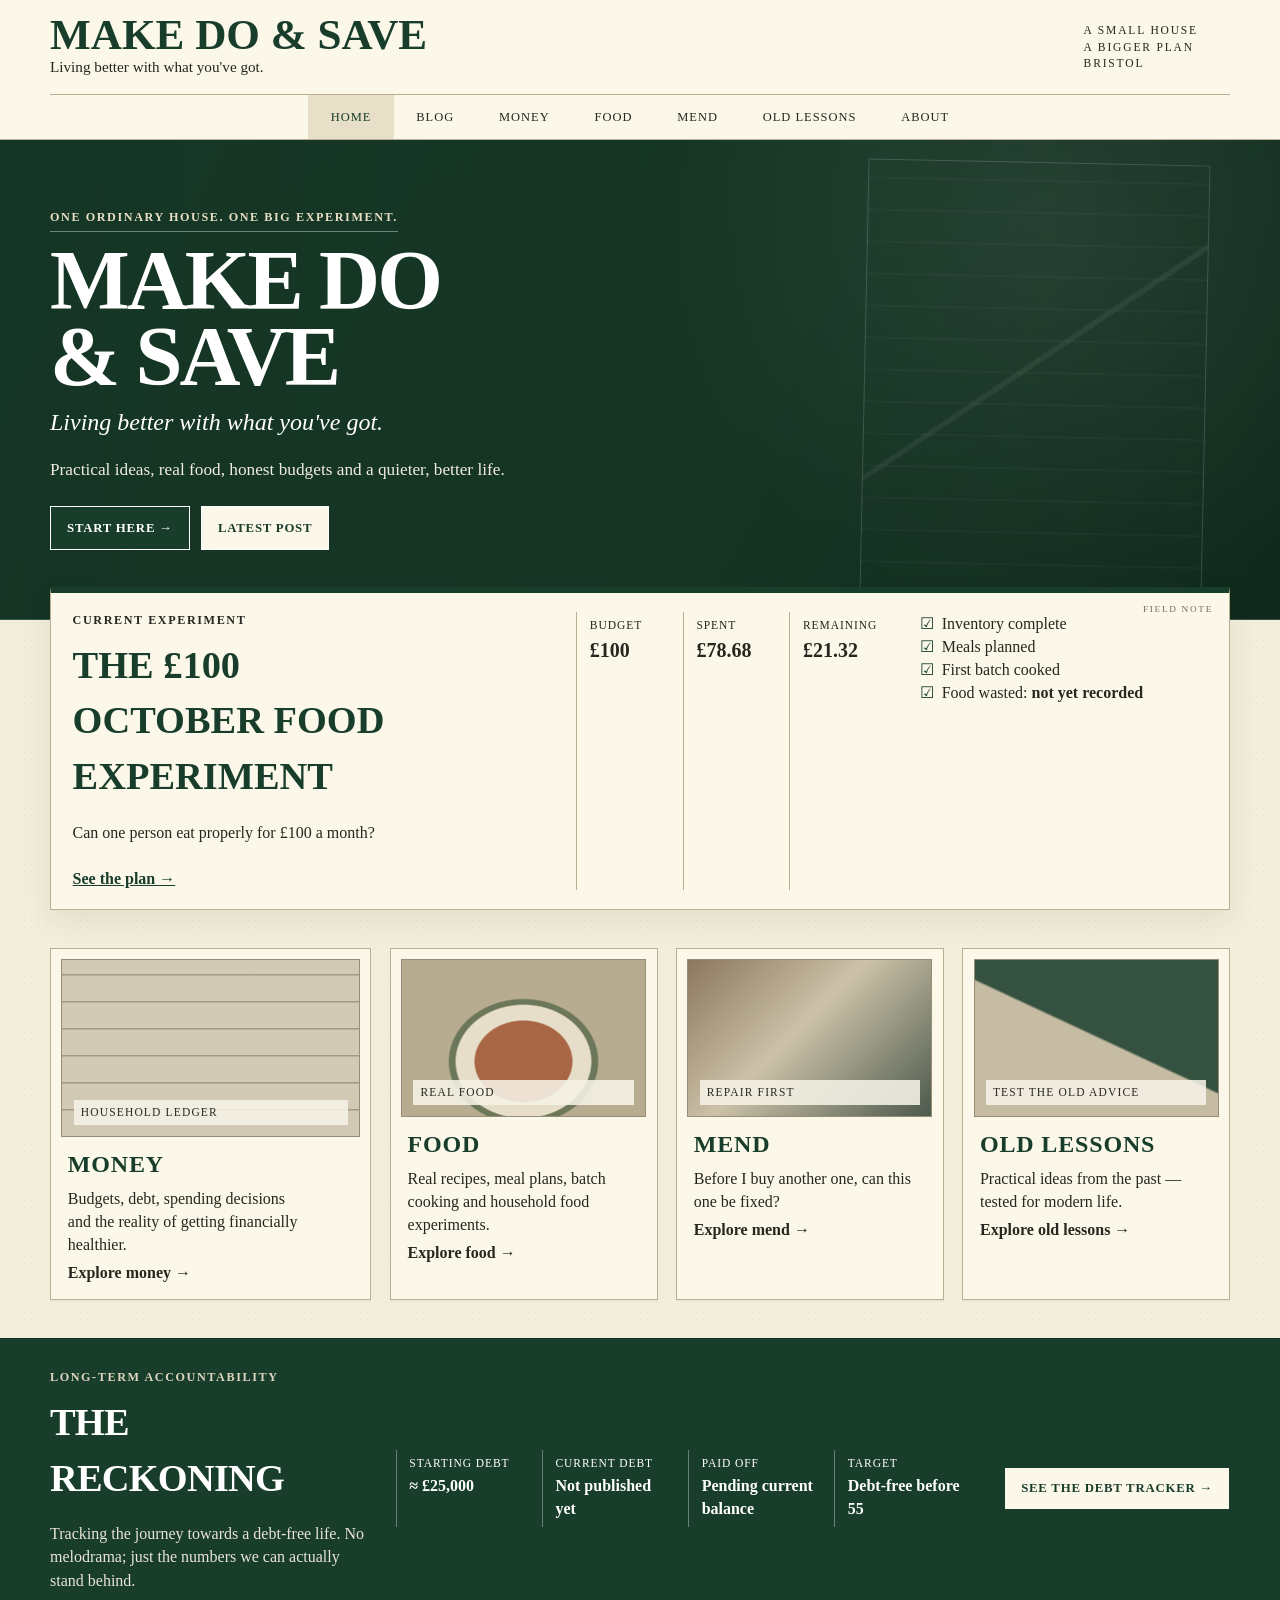
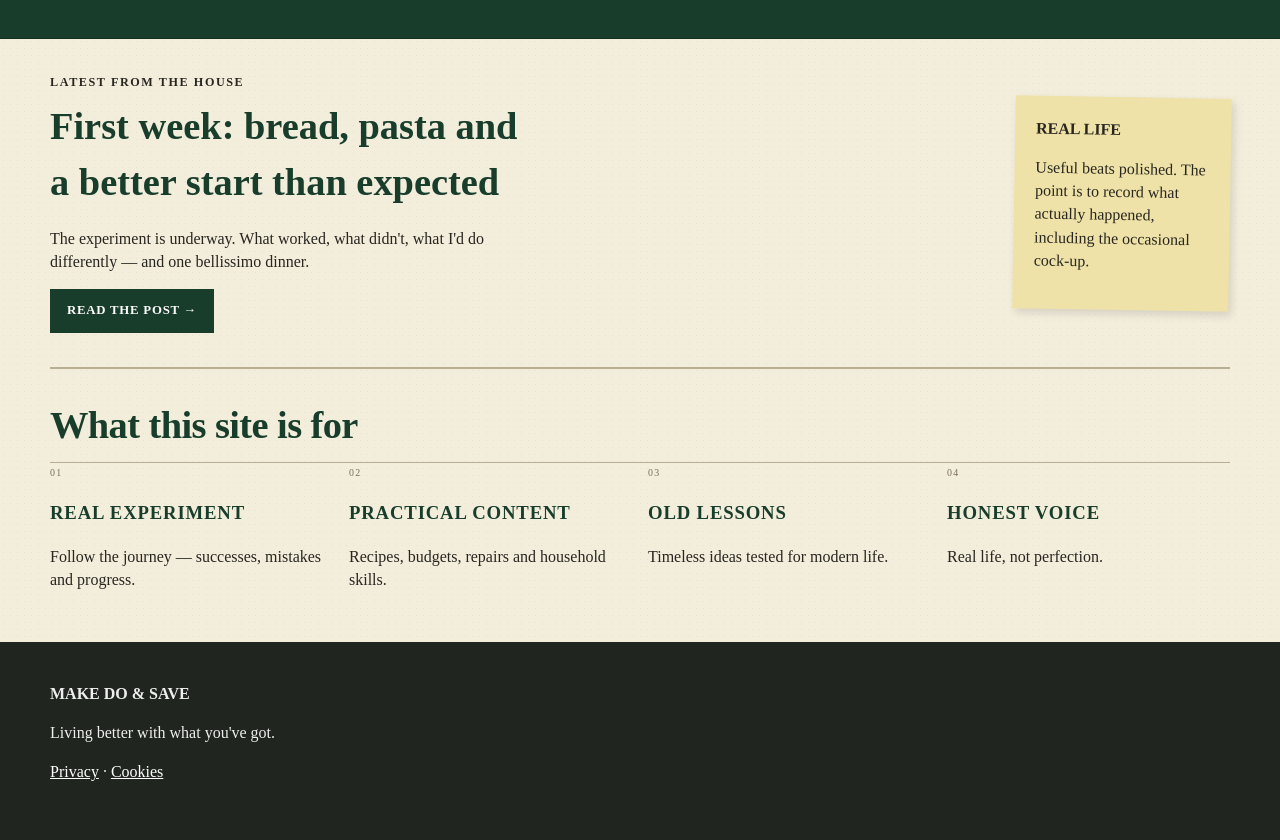
<file: index.html>
<!doctype html>
<html lang="en-GB"><head><meta charset="utf-8"><meta name="viewport" content="width=device-width, initial-scale=1, viewport-fit=cover">
<meta name="description" content="Make Do & Save — practical household economy: real food, honest budgets, repairs and old lessons tested for modern life.">
<title>Make Do & Save | Living better with what you've got</title><link rel="stylesheet" href="assets/style.css?v=20260928-1947-deterministic"><link rel="stylesheet" href="assets/editorial.css?v=20260928-website-engine-02"><script src="assets/script.js?v=20260928-1947-deterministic" defer></script></head>
<body><a class="skip-link" href="#main">Skip to content</a>
<header class="site-header"><div class="masthead wrap"><a class="brand" href="index.html"><strong>MAKE DO &amp; SAVE</strong><span>Living better with what you've got.</span></a><p class="identity">A SMALL HOUSE<br>A BIGGER PLAN<br>BRISTOL</p><button class="menu-toggle" aria-expanded="false" aria-controls="site-nav">Menu</button></div>
<nav id="site-nav" class="nav wrap" aria-label="Primary"><a aria-current="page" href="index.html">Home</a><a href="blog.html">Blog</a><a href="money.html">Money</a><a href="food.html">Food</a><a href="mend.html">Mend</a><a href="old-lessons.html">Old Lessons</a><a href="about.html">About</a></nav></header>
<main id="main">
<section class="hero"><div class="wrap hero-inner"><div class="hero-copy"><p class="kicker">ONE ORDINARY HOUSE. ONE BIG EXPERIMENT.</p><h1>MAKE DO &amp; SAVE</h1><p class="strap">Living better with what you've got.</p><p>Practical ideas, real food, honest budgets and a quieter, better life.</p><div class="actions"><a class="button" href="about.html">Start here →</a><a class="button paper" href="blog.html">Latest post</a></div></div></div></section>
<section class="experiment wrap" aria-labelledby="experiment-title"><div class="experiment-intro"><p class="kicker">CURRENT EXPERIMENT</p><h2 id="experiment-title">THE £100 OCTOBER FOOD EXPERIMENT</h2><p>Can one person eat properly for £100 a month?</p><a class="text-link" href="food.html">See the plan →</a></div><dl class="figures"><div><dt>Budget</dt><dd>£100</dd></div><div><dt>Spent</dt><dd>£78.68</dd></div><div><dt>Remaining</dt><dd>£21.32</dd></div></dl><ul class="ticks"><li>Inventory complete</li><li>Meals planned</li><li>First batch cooked</li><li>Food wasted: <b>not yet recorded</b></li></ul></section>
<section class="section wrap"><div class="card-grid"><a class="discovery" href="money.html"><div class="card-art ledger" aria-hidden="true"></div><h2>Money</h2><p>Budgets, debt, spending decisions and the reality of getting financially healthier.</p><b>Explore money →</b></a><a class="discovery" href="food.html"><div class="card-art bowl" aria-hidden="true"></div><h2>Food</h2><p>Real recipes, meal plans, batch cooking and household food experiments.</p><b>Explore food →</b></a><a class="discovery" href="mend.html"><div class="card-art tools" aria-hidden="true"></div><h2>Mend</h2><p>Before I buy another one, can this one be fixed?</p><b>Explore mend →</b></a><a class="discovery" href="old-lessons.html"><div class="card-art pamphlet" aria-hidden="true"></div><h2>Old Lessons</h2><p>Practical ideas from the past — tested for modern life.</p><b>Explore old lessons →</b></a></div></section>
<section class="reckoning"><div class="wrap reckoning-grid"><div><p class="kicker">LONG-TERM ACCOUNTABILITY</p><h2>THE RECKONING</h2><p>Tracking the journey towards a debt-free life. No melodrama; just the numbers we can actually stand behind.</p></div><dl class="reckoning-stats"><div><dt>Starting debt</dt><dd>≈ £25,000</dd></div><div><dt>Current debt</dt><dd>Not published yet</dd></div><div><dt>Paid off</dt><dd>Pending current balance</dd></div><div><dt>Target</dt><dd>Debt-free before 55</dd></div></dl><a class="button paper" href="money.html">See the debt tracker →</a></div></section>
<section class="section wrap house"><div><p class="kicker">LATEST FROM THE HOUSE</p><h2>First week: bread, pasta and a better start than expected</h2><p>The experiment is underway. What worked, what didn't, what I'd do differently — and one bellissimo dinner.</p><a class="button" href="blog-first-week.html">Read the post →</a></div><aside class="note"><b>REAL LIFE</b><p>Useful beats polished. The point is to record what actually happened, including the occasional cock-up.</p></aside></section>
<section class="principles wrap"><h2>What this site is for</h2><div class="principle-grid"><div><h3>REAL EXPERIMENT</h3><p>Follow the journey — successes, mistakes and progress.</p></div><div><h3>PRACTICAL CONTENT</h3><p>Recipes, budgets, repairs and household skills.</p></div><div><h3>OLD LESSONS</h3><p>Timeless ideas tested for modern life.</p></div><div><h3>HONEST VOICE</h3><p>Real life, not perfection.</p></div></div></section>
</main><footer class="site-footer"><div class="wrap"><strong>MAKE DO &amp; SAVE</strong><p>Living better with what you've got.</p><p><a href="privacy.html">Privacy</a> · <a href="cookies.html">Cookies</a></p></div></footer></body></html>
</file>
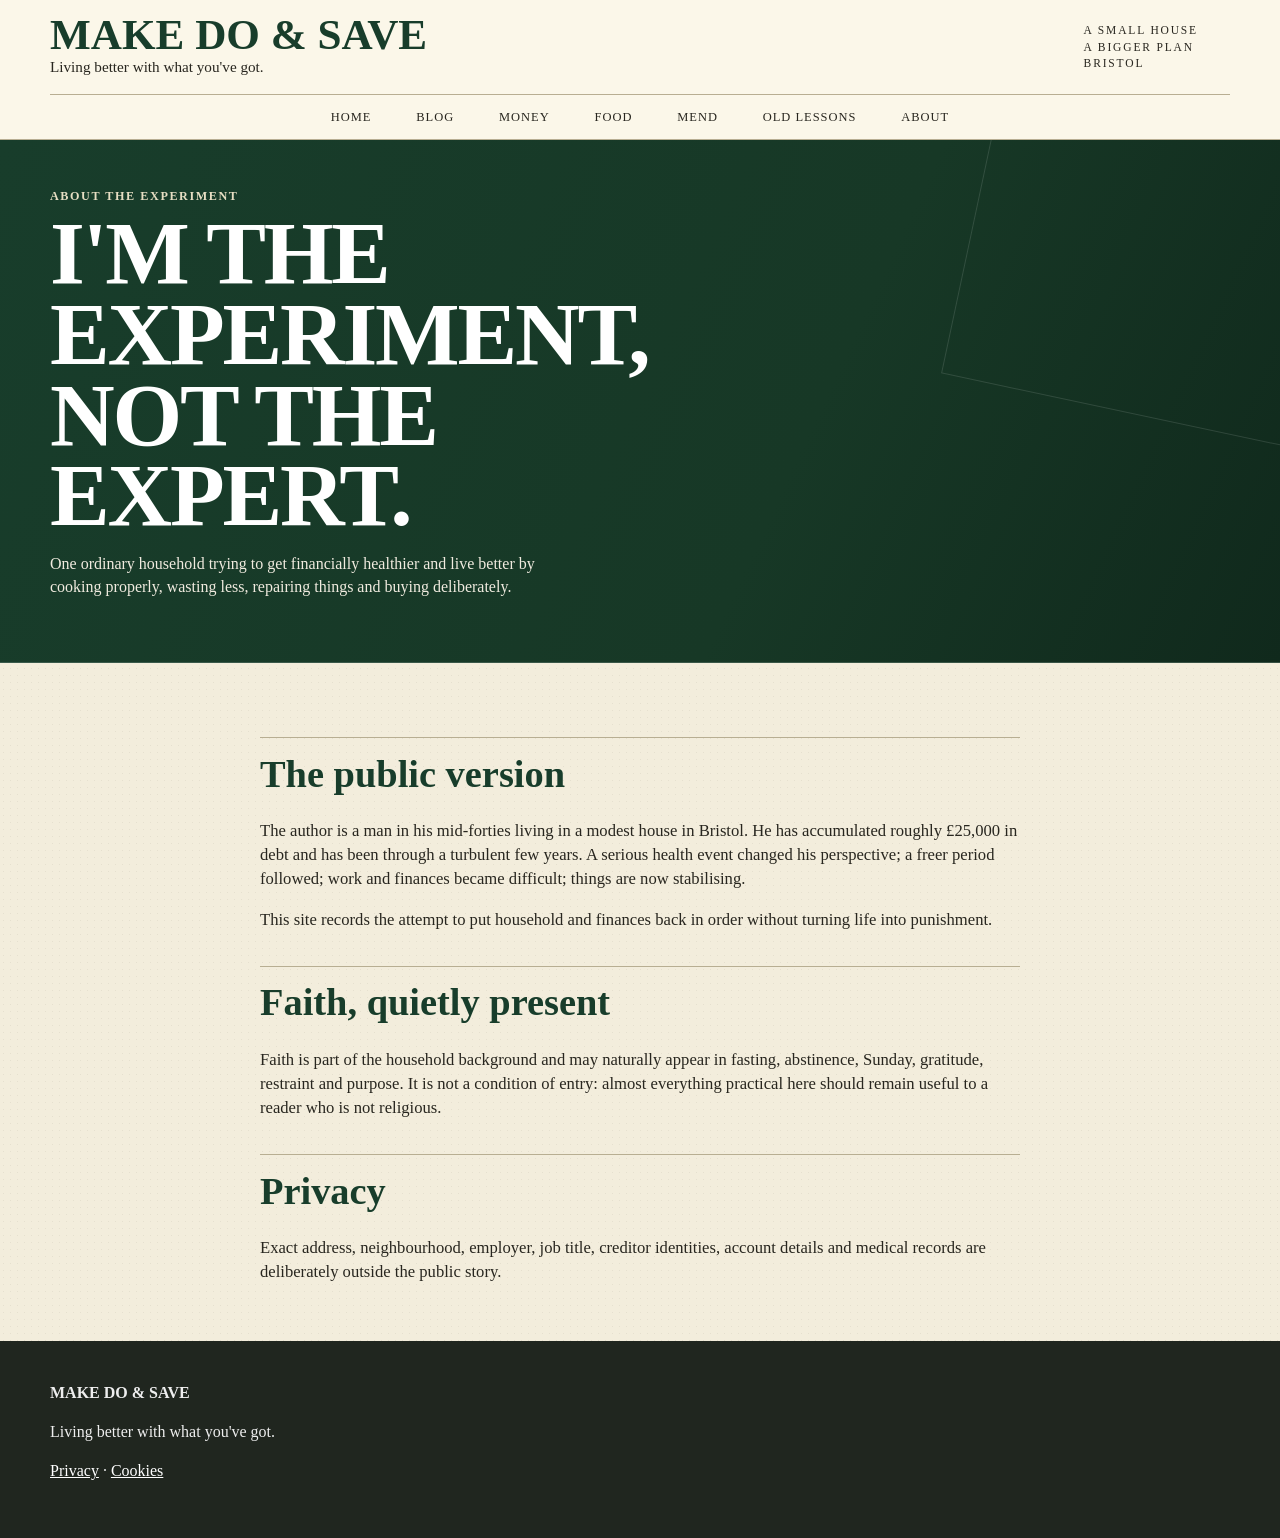
<file: about.html>
<!doctype html><html lang="en-GB"><head><meta charset="utf-8"><meta name="viewport" content="width=device-width,initial-scale=1"><title>About | Make Do & Save</title><link rel="stylesheet" href="assets/style.css?v=20260928-sitewide"><link rel="stylesheet" href="assets/editorial.css?v=20260928-sitewide"><script src="assets/script.js" defer></script></head><body><a class="skip-link" href="#main">Skip to content</a><header class="site-header"><div class="masthead wrap"><a class="brand" href="index.html"><strong>MAKE DO &amp; SAVE</strong><span>Living better with what you've got.</span></a><p class="identity">A SMALL HOUSE<br>A BIGGER PLAN<br>BRISTOL</p><button class="menu-toggle" aria-expanded="false" aria-controls="site-nav">Menu</button></div><nav id="site-nav" class="nav wrap" aria-label="Primary"><a href="index.html">Home</a><a href="blog.html">Blog</a><a href="money.html">Money</a><a href="food.html">Food</a><a href="mend.html">Mend</a><a href="old-lessons.html">Old Lessons</a><a href="about.html">About</a></nav></header><main id="main"><section class="page-hero"><div class="wrap"><p class="kicker">ABOUT THE EXPERIMENT</p><h1>I'M THE EXPERIMENT, NOT THE EXPERT.</h1><p>One ordinary household trying to get financially healthier and live better by cooking properly, wasting less, repairing things and buying deliberately.</p></div></section><section class="page-content wrap prose"><h2>The public version</h2><p>The author is a man in his mid-forties living in a modest house in Bristol. He has accumulated roughly £25,000 in debt and has been through a turbulent few years. A serious health event changed his perspective; a freer period followed; work and finances became difficult; things are now stabilising.</p><p>This site records the attempt to put household and finances back in order without turning life into punishment.</p><h2>Faith, quietly present</h2><p>Faith is part of the household background and may naturally appear in fasting, abstinence, Sunday, gratitude, restraint and purpose. It is not a condition of entry: almost everything practical here should remain useful to a reader who is not religious.</p><h2>Privacy</h2><p>Exact address, neighbourhood, employer, job title, creditor identities, account details and medical records are deliberately outside the public story.</p></section></main><footer class="site-footer"><div class="wrap"><strong>MAKE DO &amp; SAVE</strong><p>Living better with what you've got.</p><p><a href="privacy.html">Privacy</a> · <a href="cookies.html">Cookies</a></p></div></footer></body></html>
</file>
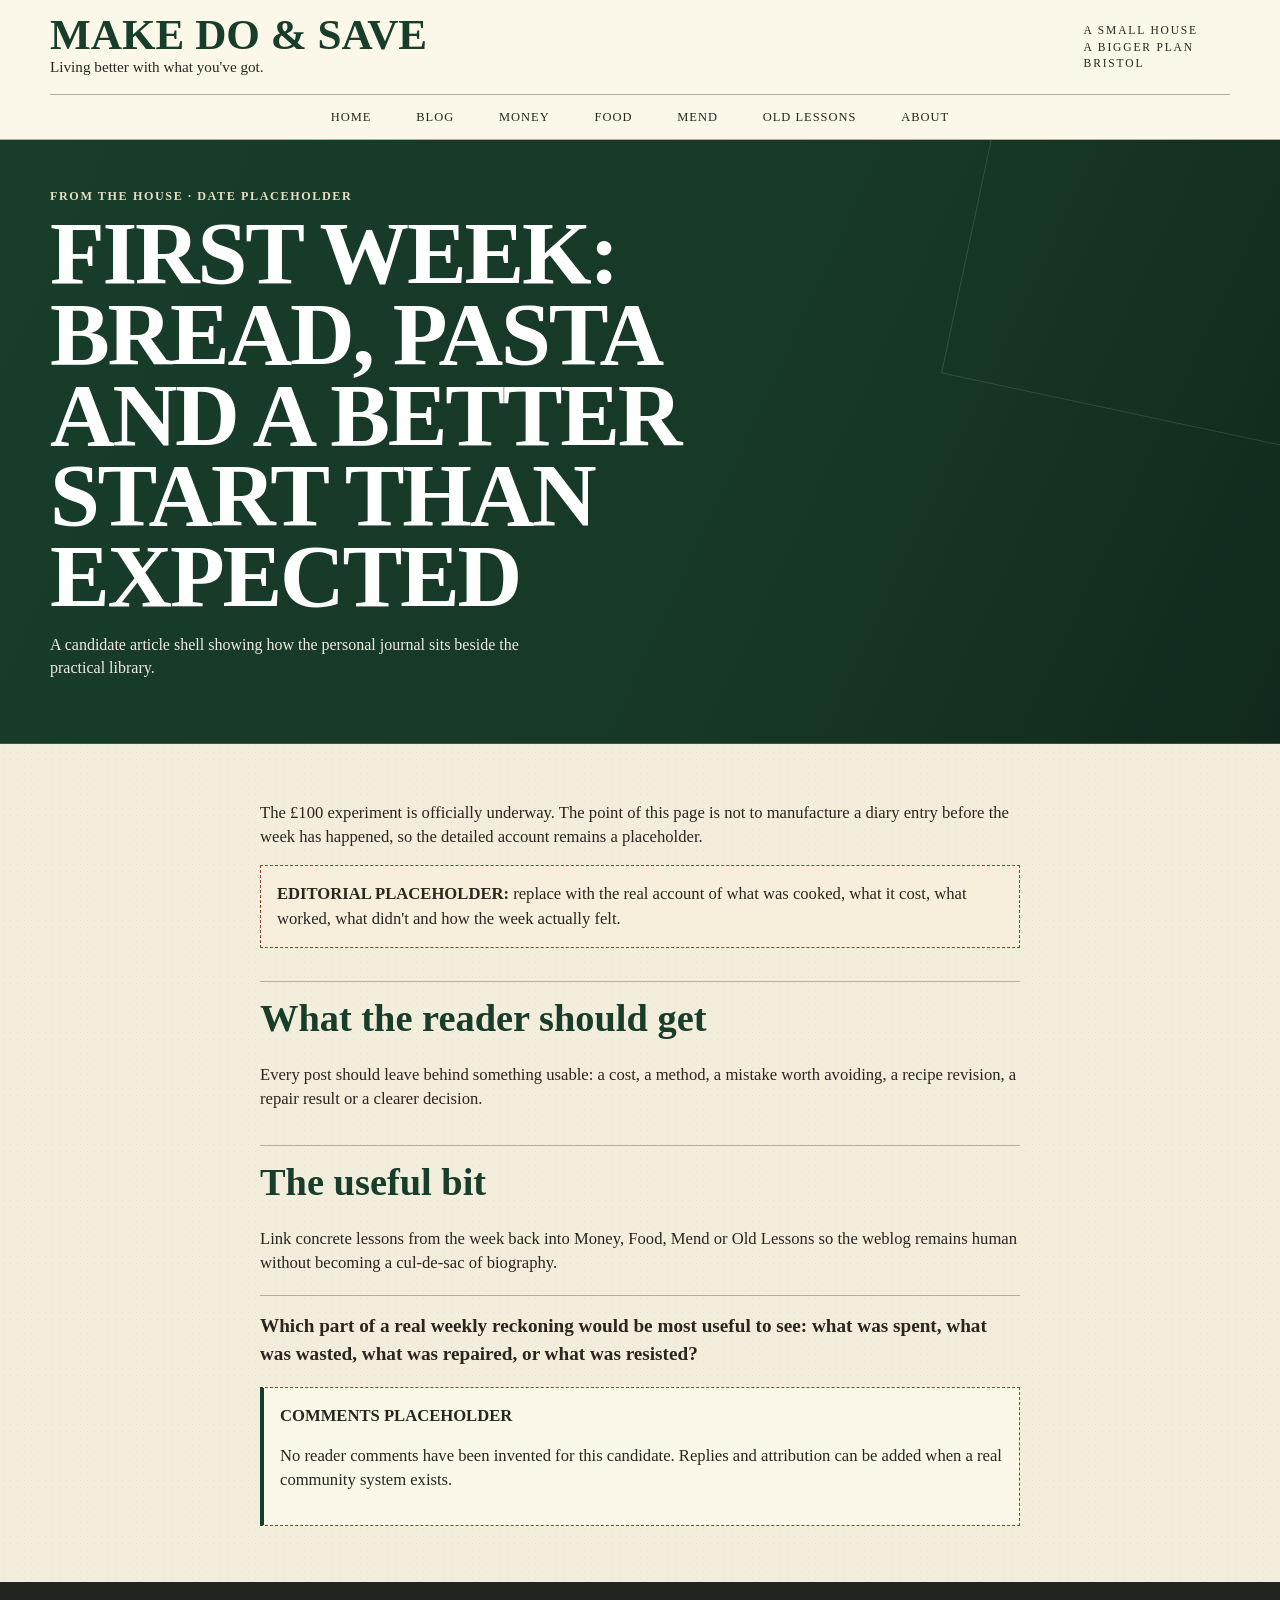
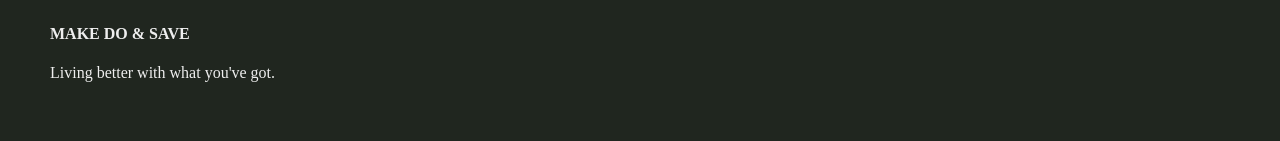
<file: blog-first-week.html>
<!doctype html><html lang="en-GB"><head><meta charset="utf-8"><meta name="viewport" content="width=device-width,initial-scale=1"><title>First week: bread, pasta and a better start than expected | Make Do & Save</title><link rel="stylesheet" href="assets/style.css?v=20260928-sitewide"><link rel="stylesheet" href="assets/editorial.css?v=20260928-sitewide"><script src="assets/script.js" defer></script></head><body><a class="skip-link" href="#main">Skip to content</a><header class="site-header"><div class="masthead wrap"><a class="brand" href="index.html"><strong>MAKE DO &amp; SAVE</strong><span>Living better with what you've got.</span></a><p class="identity">A SMALL HOUSE<br>A BIGGER PLAN<br>BRISTOL</p><button class="menu-toggle" aria-expanded="false" aria-controls="site-nav">Menu</button></div><nav id="site-nav" class="nav wrap" aria-label="Primary"><a href="index.html">Home</a><a href="blog.html">Blog</a><a href="money.html">Money</a><a href="food.html">Food</a><a href="mend.html">Mend</a><a href="old-lessons.html">Old Lessons</a><a href="about.html">About</a></nav></header><main id="main"><article><header class="page-hero"><div class="wrap"><p class="kicker">FROM THE HOUSE · DATE PLACEHOLDER</p><h1>FIRST WEEK: BREAD, PASTA AND A BETTER START THAN EXPECTED</h1><p>A candidate article shell showing how the personal journal sits beside the practical library.</p></div></header><div class="page-content wrap prose"><p>The £100 experiment is officially underway. The point of this page is not to manufacture a diary entry before the week has happened, so the detailed account remains a placeholder.</p><p class="placeholder"><b>EDITORIAL PLACEHOLDER:</b> replace with the real account of what was cooked, what it cost, what worked, what didn't and how the week actually felt.</p><h2>What the reader should get</h2><p>Every post should leave behind something usable: a cost, a method, a mistake worth avoiding, a recipe revision, a repair result or a clearer decision.</p><h2>The useful bit</h2><p>Link concrete lessons from the week back into Money, Food, Mend or Old Lessons so the weblog remains human without becoming a cul-de-sac of biography.</p><p class="specific-question">Which part of a real weekly reckoning would be most useful to see: what was spent, what was wasted, what was repaired, or what was resisted?</p><div class="comment placeholder"><b>COMMENTS PLACEHOLDER</b><p>No reader comments have been invented for this candidate. Replies and attribution can be added when a real community system exists.</p></div></div></article></main><footer class="site-footer"><div class="wrap"><strong>MAKE DO &amp; SAVE</strong><p>Living better with what you've got.</p><p></p></div></footer></body></html>
</file>
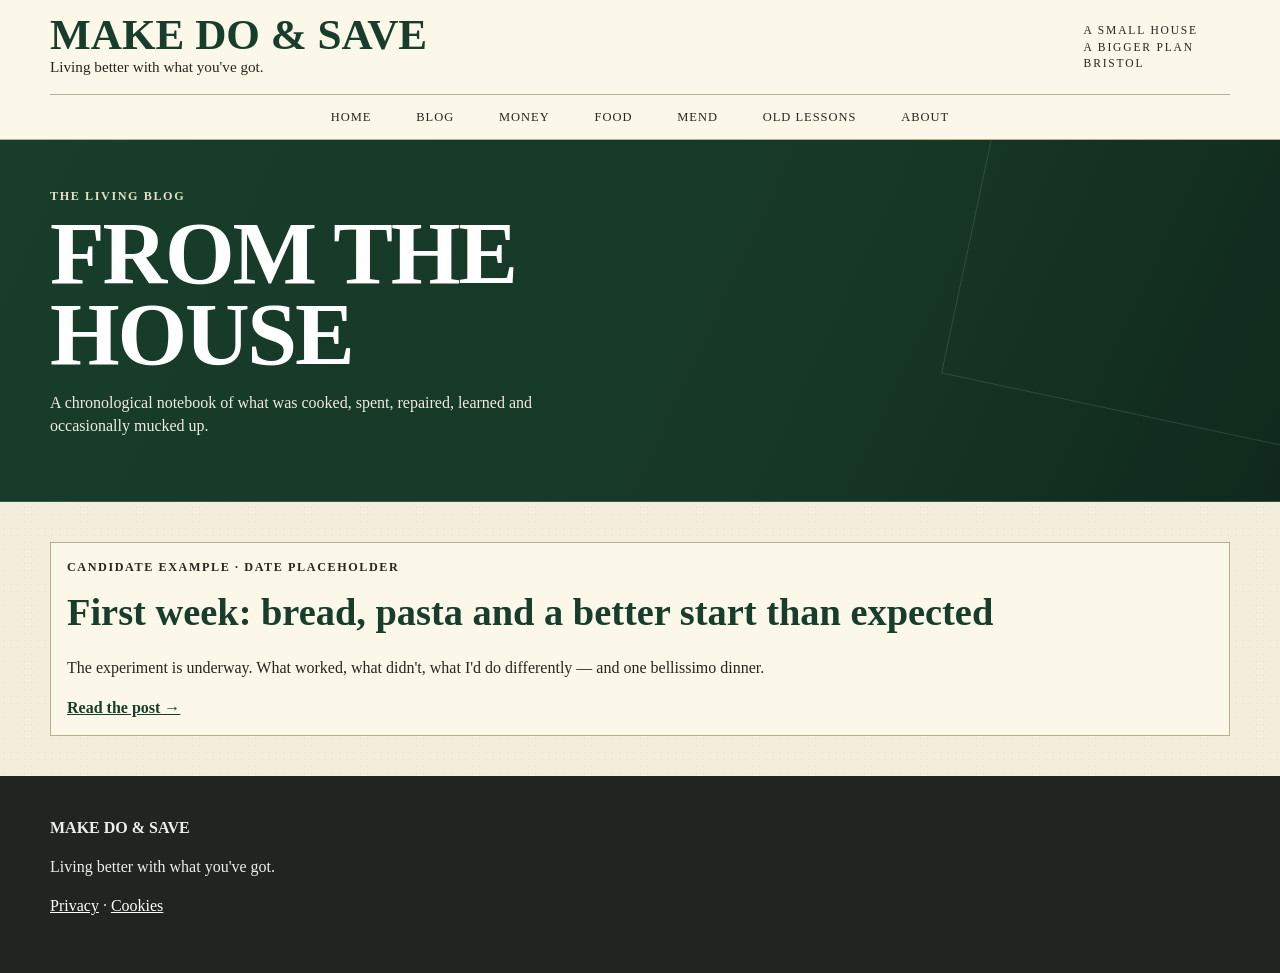
<file: blog.html>
<!doctype html><html lang="en-GB"><head><meta charset="utf-8"><meta name="viewport" content="width=device-width,initial-scale=1"><title>Blog | Make Do & Save</title><link rel="stylesheet" href="assets/style.css?v=20260928-sitewide"><link rel="stylesheet" href="assets/editorial.css?v=20260928-sitewide"><script src="assets/script.js" defer></script></head><body><a class="skip-link" href="#main">Skip to content</a><header class="site-header"><div class="masthead wrap"><a class="brand" href="index.html"><strong>MAKE DO &amp; SAVE</strong><span>Living better with what you've got.</span></a><p class="identity">A SMALL HOUSE<br>A BIGGER PLAN<br>BRISTOL</p><button class="menu-toggle" aria-expanded="false" aria-controls="site-nav">Menu</button></div><nav id="site-nav" class="nav wrap" aria-label="Primary"><a href="index.html">Home</a><a href="blog.html">Blog</a><a href="money.html">Money</a><a href="food.html">Food</a><a href="mend.html">Mend</a><a href="old-lessons.html">Old Lessons</a><a href="about.html">About</a></nav></header><main id="main"><section class="page-hero"><div class="wrap"><p class="kicker">THE LIVING BLOG</p><h1>FROM THE HOUSE</h1><p>A chronological notebook of what was cooked, spent, repaired, learned and occasionally mucked up.</p></div></section><section class="page-content wrap"><div class="list-cards"><article><p class="kicker">CANDIDATE EXAMPLE · DATE PLACEHOLDER</p><h2>First week: bread, pasta and a better start than expected</h2><p>The experiment is underway. What worked, what didn't, what I'd do differently — and one bellissimo dinner.</p><a class="text-link" href="blog-first-week.html">Read the post →</a></article></div></section></main><footer class="site-footer"><div class="wrap"><strong>MAKE DO &amp; SAVE</strong><p>Living better with what you've got.</p><p><a href="privacy.html">Privacy</a> · <a href="cookies.html">Cookies</a></p></div></footer></body></html>
</file>
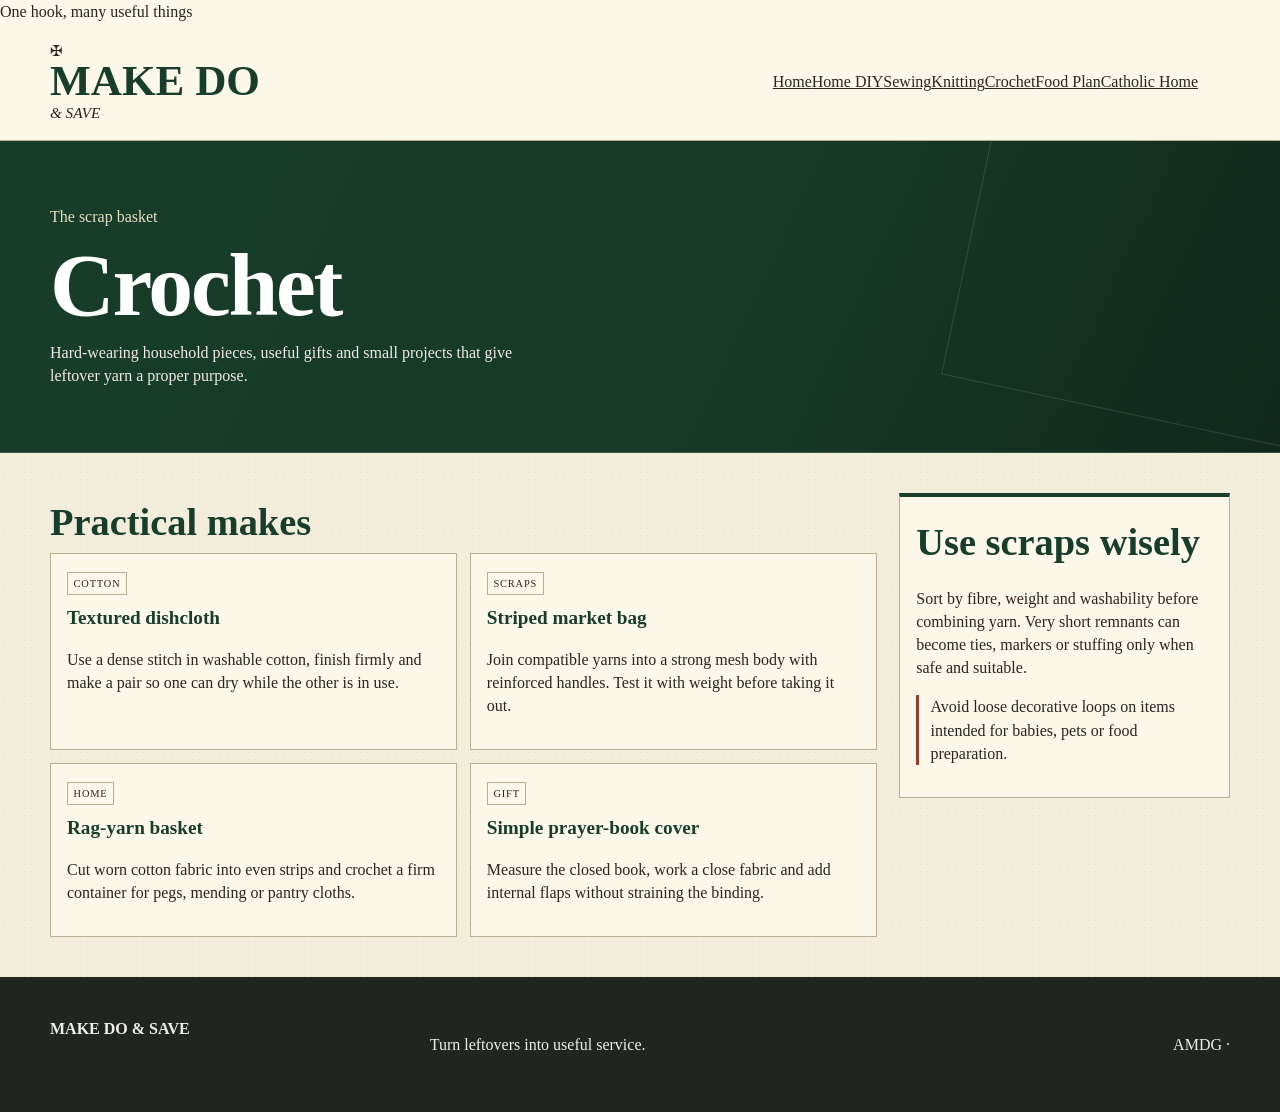
<file: crochet.html>
<!doctype html><html lang="en-GB"><head><meta charset="utf-8"><meta name="viewport" content="width=device-width,initial-scale=1"><title>Crochet | Make Do & Save</title><link rel="stylesheet" href="assets/style.css?v=20260928-sitewide"><link rel="stylesheet" href="assets/editorial.css?v=20260928-sitewide"><script src="assets/script.js" defer></script></head><body><a class="skip-link" href="#main">Skip to content</a><header class="site-header"><div class="utility-bar">One hook, many useful things</div><div class="masthead wrap"><a class="brand" href="index.html"><span class="brand-mark">✠</span><span><strong>MAKE DO</strong><em>&amp; SAVE</em></span></a><button class="menu-toggle" aria-expanded="false" aria-controls="site-nav">Menu</button><nav id="site-nav"><a href="index.html">Home</a><a href="diy.html">Home DIY</a><a href="sewing.html">Sewing</a><a href="knitting.html">Knitting</a><a aria-current="page" href="crochet.html">Crochet</a><a href="food.html">Food Plan</a><a href="faith.html">Catholic Home</a></nav></div></header><main id="main"><section class="page-hero"><div class="wrap"><p class="eyebrow">The scrap basket</p><h1>Crochet</h1><p>Hard-wearing household pieces, useful gifts and small projects that give leftover yarn a proper purpose.</p></div></section><section class="page-content"><div class="wrap content-grid"><div><h2>Practical makes</h2><div class="project-list"><article class="project"><span class="tag">Cotton</span><h3>Textured dishcloth</h3><p>Use a dense stitch in washable cotton, finish firmly and make a pair so one can dry while the other is in use.</p></article><article class="project"><span class="tag">Scraps</span><h3>Striped market bag</h3><p>Join compatible yarns into a strong mesh body with reinforced handles. Test it with weight before taking it out.</p></article><article class="project"><span class="tag">Home</span><h3>Rag-yarn basket</h3><p>Cut worn cotton fabric into even strips and crochet a firm container for pegs, mending or pantry cloths.</p></article><article class="project"><span class="tag">Gift</span><h3>Simple prayer-book cover</h3><p>Measure the closed book, work a close fabric and add internal flaps without straining the binding.</p></article></div></div><aside class="sidebar"><h2>Use scraps wisely</h2><p>Sort by fibre, weight and washability before combining yarn. Very short remnants can become ties, markers or stuffing only when safe and suitable.</p><p class="notice">Avoid loose decorative loops on items intended for babies, pets or food preparation.</p></aside></div></section></main><footer class="site-footer"><div class="wrap footer-grid"><div><strong>MAKE DO & SAVE</strong></div><p>Turn leftovers into useful service.</p><p>AMDG · <span id="year"></span></p></div></footer></body></html>
</file>
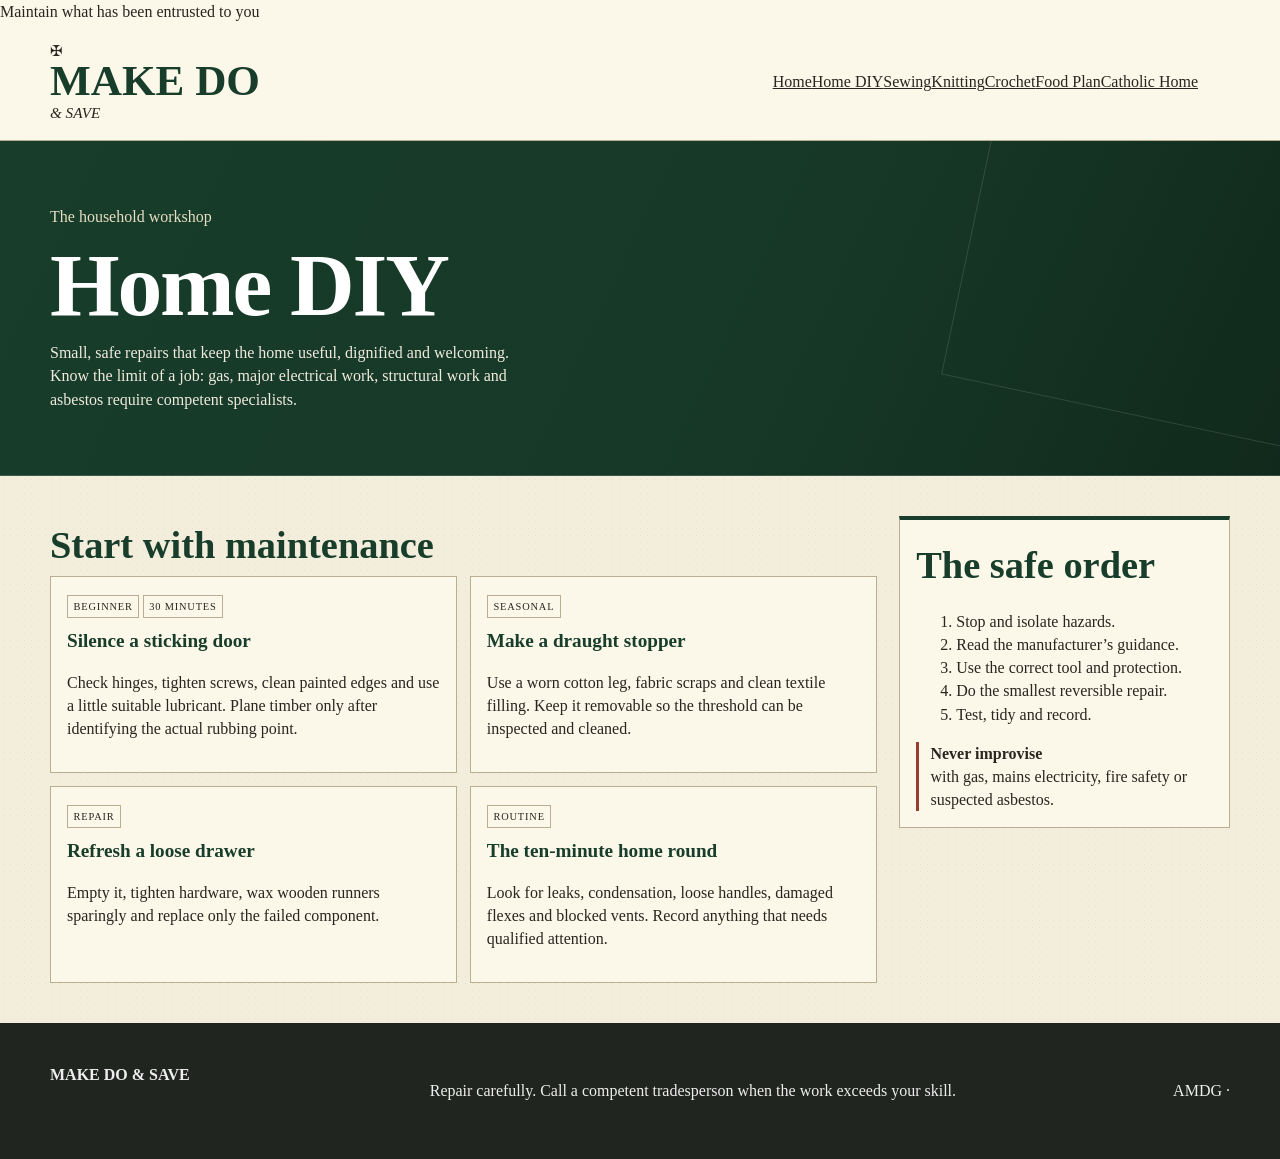
<file: diy.html>
<!doctype html><html lang="en-GB"><head><meta charset="utf-8"><meta name="viewport" content="width=device-width,initial-scale=1"><title>Home DIY | Make Do & Save</title><link rel="stylesheet" href="assets/style.css?v=20260928-sitewide"><link rel="stylesheet" href="assets/editorial.css?v=20260928-sitewide"><script src="assets/script.js" defer></script></head><body><a class="skip-link" href="#main">Skip to content</a><header class="site-header"><div class="utility-bar">Maintain what has been entrusted to you</div><div class="masthead wrap"><a class="brand" href="index.html"><span class="brand-mark">✠</span><span><strong>MAKE DO</strong><em>&amp; SAVE</em></span></a><button class="menu-toggle" aria-expanded="false" aria-controls="site-nav">Menu</button><nav id="site-nav"><a href="index.html">Home</a><a aria-current="page" href="diy.html">Home DIY</a><a href="sewing.html">Sewing</a><a href="knitting.html">Knitting</a><a href="crochet.html">Crochet</a><a href="food.html">Food Plan</a><a href="faith.html">Catholic Home</a></nav></div></header><main id="main"><section class="page-hero"><div class="wrap"><p class="eyebrow">The household workshop</p><h1>Home DIY</h1><p>Small, safe repairs that keep the home useful, dignified and welcoming. Know the limit of a job: gas, major electrical work, structural work and asbestos require competent specialists.</p></div></section><section class="page-content"><div class="wrap content-grid"><div><h2>Start with maintenance</h2><div class="project-list"><article class="project"><span class="tag">Beginner</span><span class="tag">30 minutes</span><h3>Silence a sticking door</h3><p>Check hinges, tighten screws, clean painted edges and use a little suitable lubricant. Plane timber only after identifying the actual rubbing point.</p></article><article class="project"><span class="tag">Seasonal</span><h3>Make a draught stopper</h3><p>Use a worn cotton leg, fabric scraps and clean textile filling. Keep it removable so the threshold can be inspected and cleaned.</p></article><article class="project"><span class="tag">Repair</span><h3>Refresh a loose drawer</h3><p>Empty it, tighten hardware, wax wooden runners sparingly and replace only the failed component.</p></article><article class="project"><span class="tag">Routine</span><h3>The ten-minute home round</h3><p>Look for leaks, condensation, loose handles, damaged flexes and blocked vents. Record anything that needs qualified attention.</p></article></div></div><aside class="sidebar"><h2>The safe order</h2><ol><li>Stop and isolate hazards.</li><li>Read the manufacturer’s guidance.</li><li>Use the correct tool and protection.</li><li>Do the smallest reversible repair.</li><li>Test, tidy and record.</li></ol><div class="notice"><strong>Never improvise</strong><br>with gas, mains electricity, fire safety or suspected asbestos.</div></aside></div></section></main><footer class="site-footer"><div class="wrap footer-grid"><div><strong>MAKE DO & SAVE</strong></div><p>Repair carefully. Call a competent tradesperson when the work exceeds your skill.</p><p>AMDG · <span id="year"></span></p></div></footer></body></html>
</file>
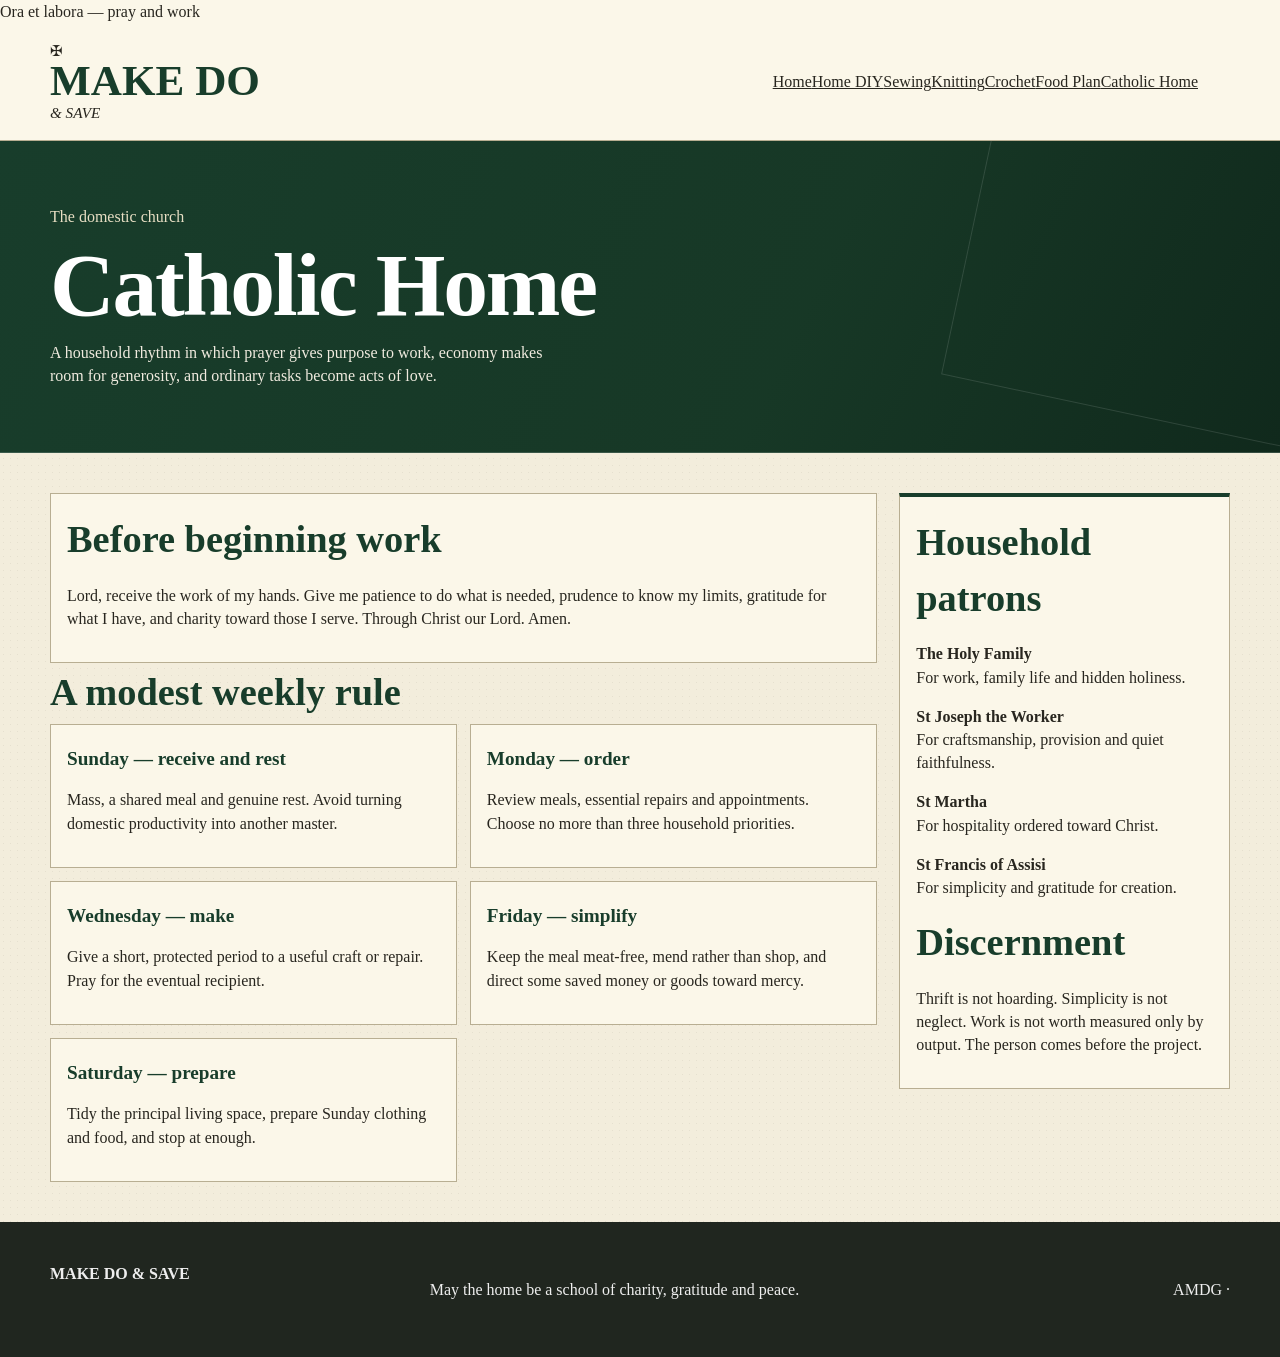
<file: faith.html>
<!doctype html><html lang="en-GB"><head><meta charset="utf-8"><meta name="viewport" content="width=device-width,initial-scale=1"><title>Catholic Home | Make Do & Save</title><link rel="stylesheet" href="assets/style.css?v=20260928-sitewide"><link rel="stylesheet" href="assets/editorial.css?v=20260928-sitewide"><script src="assets/script.js" defer></script></head><body><a class="skip-link" href="#main">Skip to content</a><header class="site-header"><div class="utility-bar">Ora et labora — pray and work</div><div class="masthead wrap"><a class="brand" href="index.html"><span class="brand-mark">✠</span><span><strong>MAKE DO</strong><em>&amp; SAVE</em></span></a><button class="menu-toggle" aria-expanded="false" aria-controls="site-nav">Menu</button><nav id="site-nav"><a href="index.html">Home</a><a href="diy.html">Home DIY</a><a href="sewing.html">Sewing</a><a href="knitting.html">Knitting</a><a href="crochet.html">Crochet</a><a href="food.html">Food Plan</a><a aria-current="page" href="faith.html">Catholic Home</a></nav></div></header><main id="main"><section class="page-hero"><div class="wrap"><p class="eyebrow">The domestic church</p><h1>Catholic Home</h1><p>A household rhythm in which prayer gives purpose to work, economy makes room for generosity, and ordinary tasks become acts of love.</p></div></section><section class="page-content"><div class="wrap content-grid"><div><div class="prayer-box"><h2>Before beginning work</h2><p>Lord, receive the work of my hands. Give me patience to do what is needed, prudence to know my limits, gratitude for what I have, and charity toward those I serve. Through Christ our Lord. Amen.</p></div><h2 id="weekly-rule">A modest weekly rule</h2><div class="project-list"><article class="project"><h3>Sunday — receive and rest</h3><p>Mass, a shared meal and genuine rest. Avoid turning domestic productivity into another master.</p></article><article class="project"><h3>Monday — order</h3><p>Review meals, essential repairs and appointments. Choose no more than three household priorities.</p></article><article class="project"><h3>Wednesday — make</h3><p>Give a short, protected period to a useful craft or repair. Pray for the eventual recipient.</p></article><article class="project"><h3>Friday — simplify</h3><p>Keep the meal meat-free, mend rather than shop, and direct some saved money or goods toward mercy.</p></article><article class="project"><h3>Saturday — prepare</h3><p>Tidy the principal living space, prepare Sunday clothing and food, and stop at enough.</p></article></div></div><aside class="sidebar"><h2>Household patrons</h2><p><strong>The Holy Family</strong><br>For work, family life and hidden holiness.</p><p><strong>St Joseph the Worker</strong><br>For craftsmanship, provision and quiet faithfulness.</p><p><strong>St Martha</strong><br>For hospitality ordered toward Christ.</p><p><strong>St Francis of Assisi</strong><br>For simplicity and gratitude for creation.</p><h2>Discernment</h2><p>Thrift is not hoarding. Simplicity is not neglect. Work is not worth measured only by output. The person comes before the project.</p></aside></div></section></main><footer class="site-footer"><div class="wrap footer-grid"><div><strong>MAKE DO & SAVE</strong></div><p>May the home be a school of charity, gratitude and peace.</p><p>AMDG · <span id="year"></span></p></div></footer></body></html>
</file>
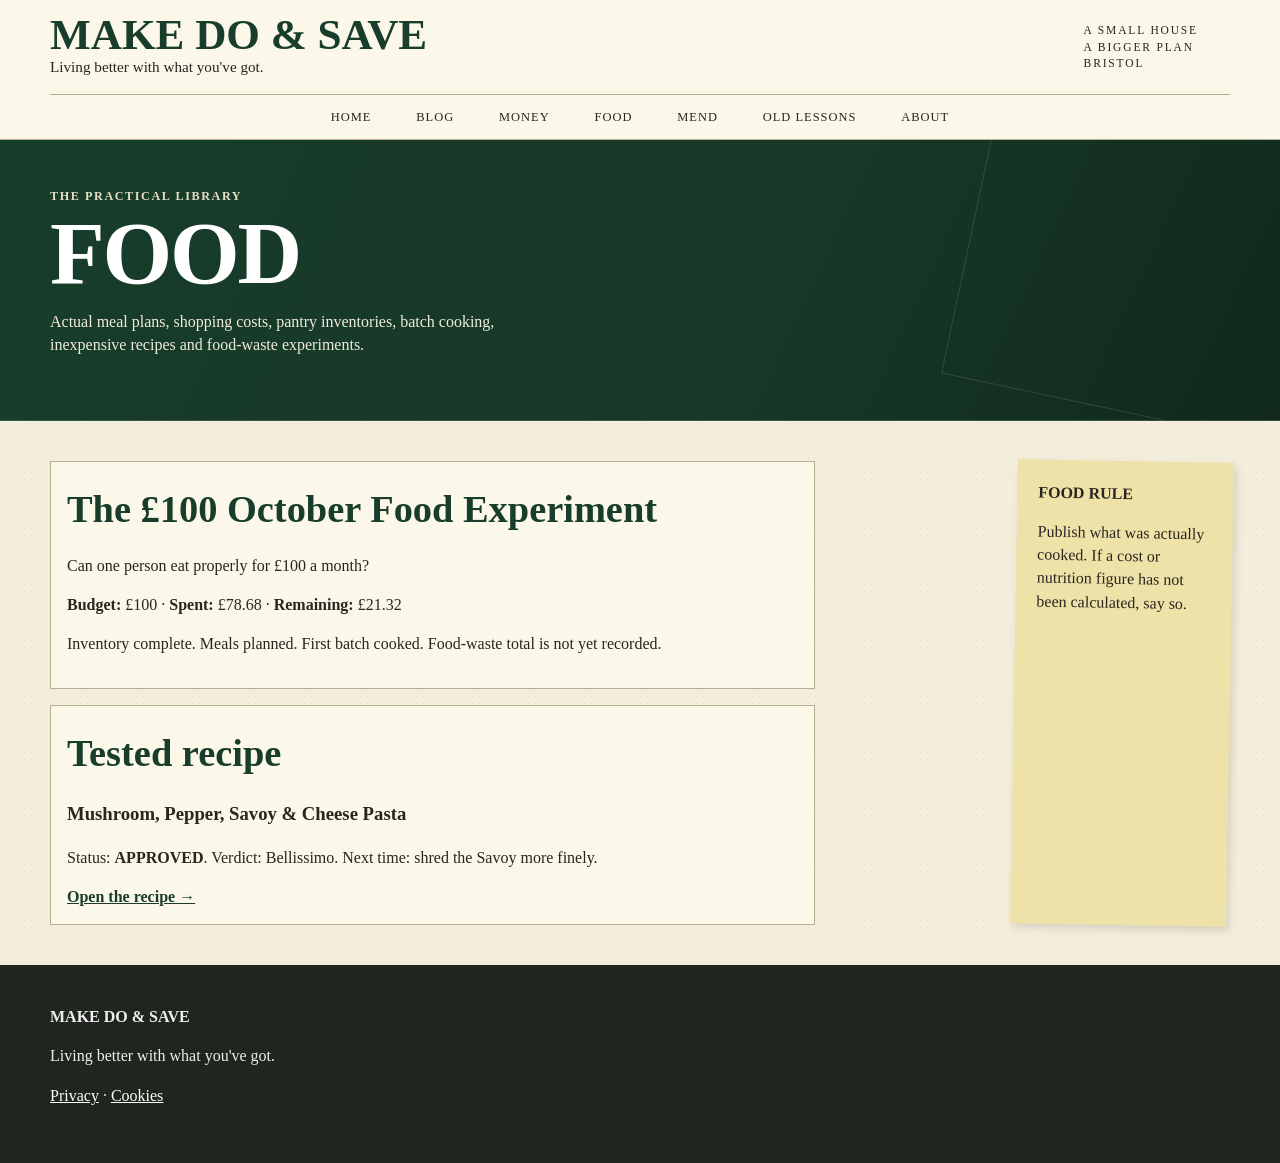
<file: food.html>
<!doctype html><html lang="en-GB"><head><meta charset="utf-8"><meta name="viewport" content="width=device-width,initial-scale=1"><title>Food | Make Do & Save</title><link rel="stylesheet" href="assets/style.css?v=20260928-sitewide"><link rel="stylesheet" href="assets/editorial.css?v=20260928-sitewide"><script src="assets/script.js" defer></script></head><body><a class="skip-link" href="#main">Skip to content</a><header class="site-header"><div class="masthead wrap"><a class="brand" href="index.html"><strong>MAKE DO &amp; SAVE</strong><span>Living better with what you've got.</span></a><p class="identity">A SMALL HOUSE<br>A BIGGER PLAN<br>BRISTOL</p><button class="menu-toggle" aria-expanded="false" aria-controls="site-nav">Menu</button></div><nav id="site-nav" class="nav wrap" aria-label="Primary"><a href="index.html">Home</a><a href="blog.html">Blog</a><a href="money.html">Money</a><a href="food.html">Food</a><a href="mend.html">Mend</a><a href="old-lessons.html">Old Lessons</a><a href="about.html">About</a></nav></header><main id="main"><section class="page-hero"><div class="wrap"><p class="kicker">THE PRACTICAL LIBRARY</p><h1>FOOD</h1><p>Actual meal plans, shopping costs, pantry inventories, batch cooking, inexpensive recipes and food-waste experiments.</p></div></section><section class="page-content wrap"><div class="two-col"><div class="list-cards"><article><h2>The £100 October Food Experiment</h2><p>Can one person eat properly for £100 a month?</p><p><b>Budget:</b> £100 · <b>Spent:</b> £78.68 · <b>Remaining:</b> £21.32</p><p>Inventory complete. Meals planned. First batch cooked. Food-waste total is not yet recorded.</p></article><article><h2>Tested recipe</h2><h3>Mushroom, Pepper, Savoy &amp; Cheese Pasta</h3><p>Status: <b>APPROVED</b>. Verdict: Bellissimo. Next time: shred the Savoy more finely.</p><a class="text-link" href="recipe-mushroom-pepper-savoy-pasta.html">Open the recipe →</a></article></div><aside class="note"><b>FOOD RULE</b><p>Publish what was actually cooked. If a cost or nutrition figure has not been calculated, say so.</p></aside></div></section></main><footer class="site-footer"><div class="wrap"><strong>MAKE DO &amp; SAVE</strong><p>Living better with what you've got.</p><p><a href="privacy.html">Privacy</a> · <a href="cookies.html">Cookies</a></p></div></footer></body></html>
</file>
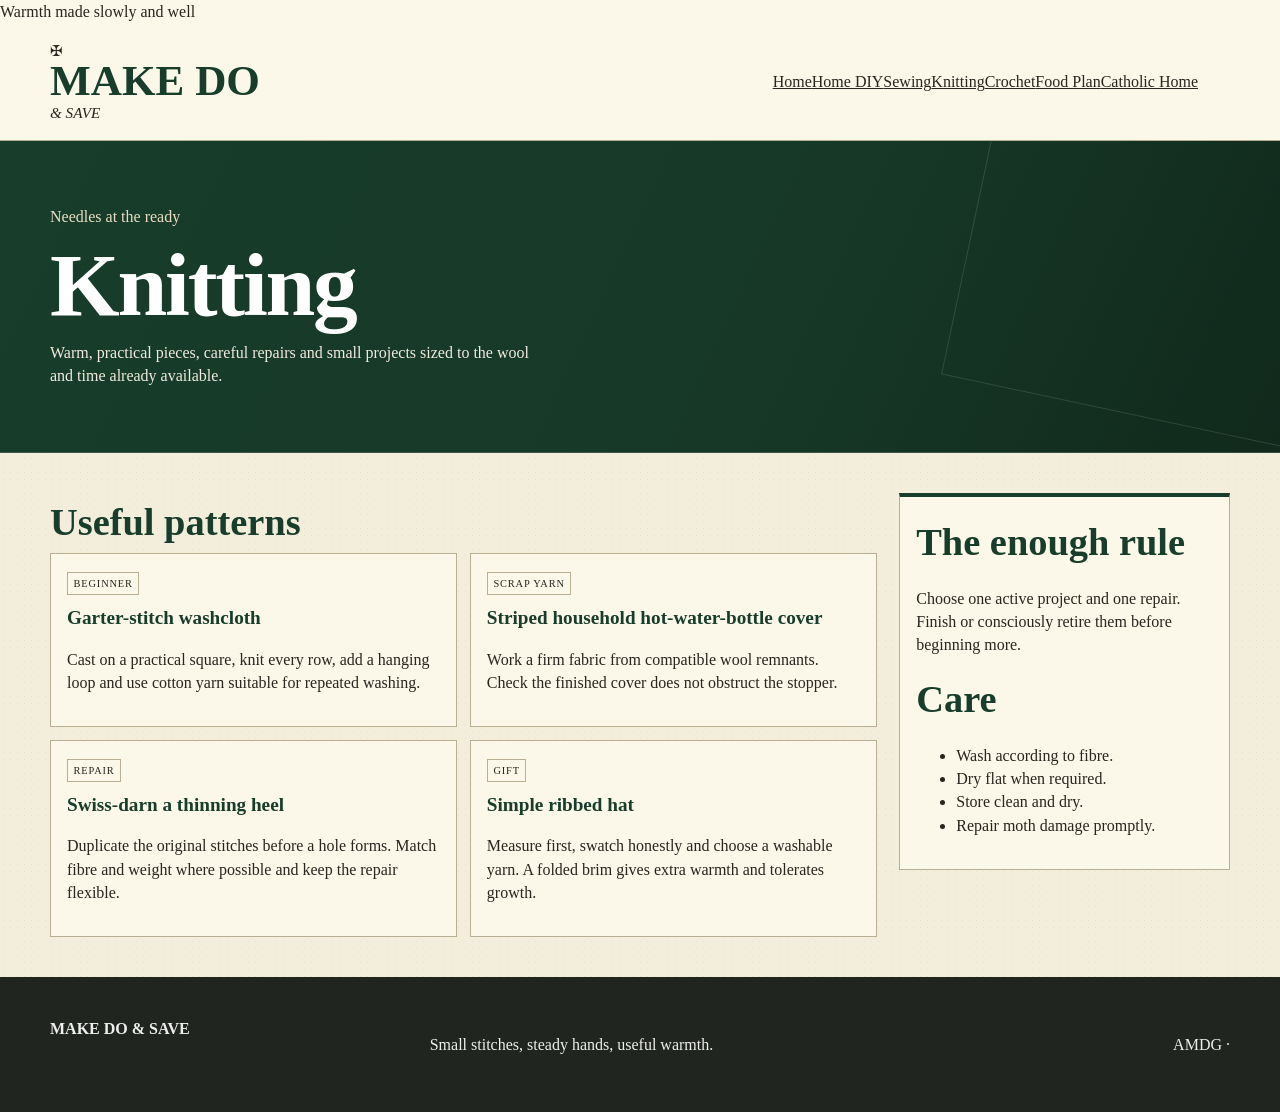
<file: knitting.html>
<!doctype html><html lang="en-GB"><head><meta charset="utf-8"><meta name="viewport" content="width=device-width,initial-scale=1"><title>Knitting | Make Do & Save</title><link rel="stylesheet" href="assets/style.css?v=20260928-sitewide"><link rel="stylesheet" href="assets/editorial.css?v=20260928-sitewide"><script src="assets/script.js" defer></script></head><body><a class="skip-link" href="#main">Skip to content</a><header class="site-header"><div class="utility-bar">Warmth made slowly and well</div><div class="masthead wrap"><a class="brand" href="index.html"><span class="brand-mark">✠</span><span><strong>MAKE DO</strong><em>&amp; SAVE</em></span></a><button class="menu-toggle" aria-expanded="false" aria-controls="site-nav">Menu</button><nav id="site-nav"><a href="index.html">Home</a><a href="diy.html">Home DIY</a><a href="sewing.html">Sewing</a><a aria-current="page" href="knitting.html">Knitting</a><a href="crochet.html">Crochet</a><a href="food.html">Food Plan</a><a href="faith.html">Catholic Home</a></nav></div></header><main id="main"><section class="page-hero"><div class="wrap"><p class="eyebrow">Needles at the ready</p><h1>Knitting</h1><p>Warm, practical pieces, careful repairs and small projects sized to the wool and time already available.</p></div></section><section class="page-content"><div class="wrap content-grid"><div><h2>Useful patterns</h2><div class="project-list"><article class="project"><span class="tag">Beginner</span><h3>Garter-stitch washcloth</h3><p>Cast on a practical square, knit every row, add a hanging loop and use cotton yarn suitable for repeated washing.</p></article><article class="project"><span class="tag">Scrap yarn</span><h3>Striped household hot-water-bottle cover</h3><p>Work a firm fabric from compatible wool remnants. Check the finished cover does not obstruct the stopper.</p></article><article class="project"><span class="tag">Repair</span><h3>Swiss-darn a thinning heel</h3><p>Duplicate the original stitches before a hole forms. Match fibre and weight where possible and keep the repair flexible.</p></article><article class="project"><span class="tag">Gift</span><h3>Simple ribbed hat</h3><p>Measure first, swatch honestly and choose a washable yarn. A folded brim gives extra warmth and tolerates growth.</p></article></div></div><aside class="sidebar"><h2>The enough rule</h2><p>Choose one active project and one repair. Finish or consciously retire them before beginning more.</p><h2>Care</h2><ul><li>Wash according to fibre.</li><li>Dry flat when required.</li><li>Store clean and dry.</li><li>Repair moth damage promptly.</li></ul></aside></div></section></main><footer class="site-footer"><div class="wrap footer-grid"><div><strong>MAKE DO & SAVE</strong></div><p>Small stitches, steady hands, useful warmth.</p><p>AMDG · <span id="year"></span></p></div></footer></body></html>
</file>
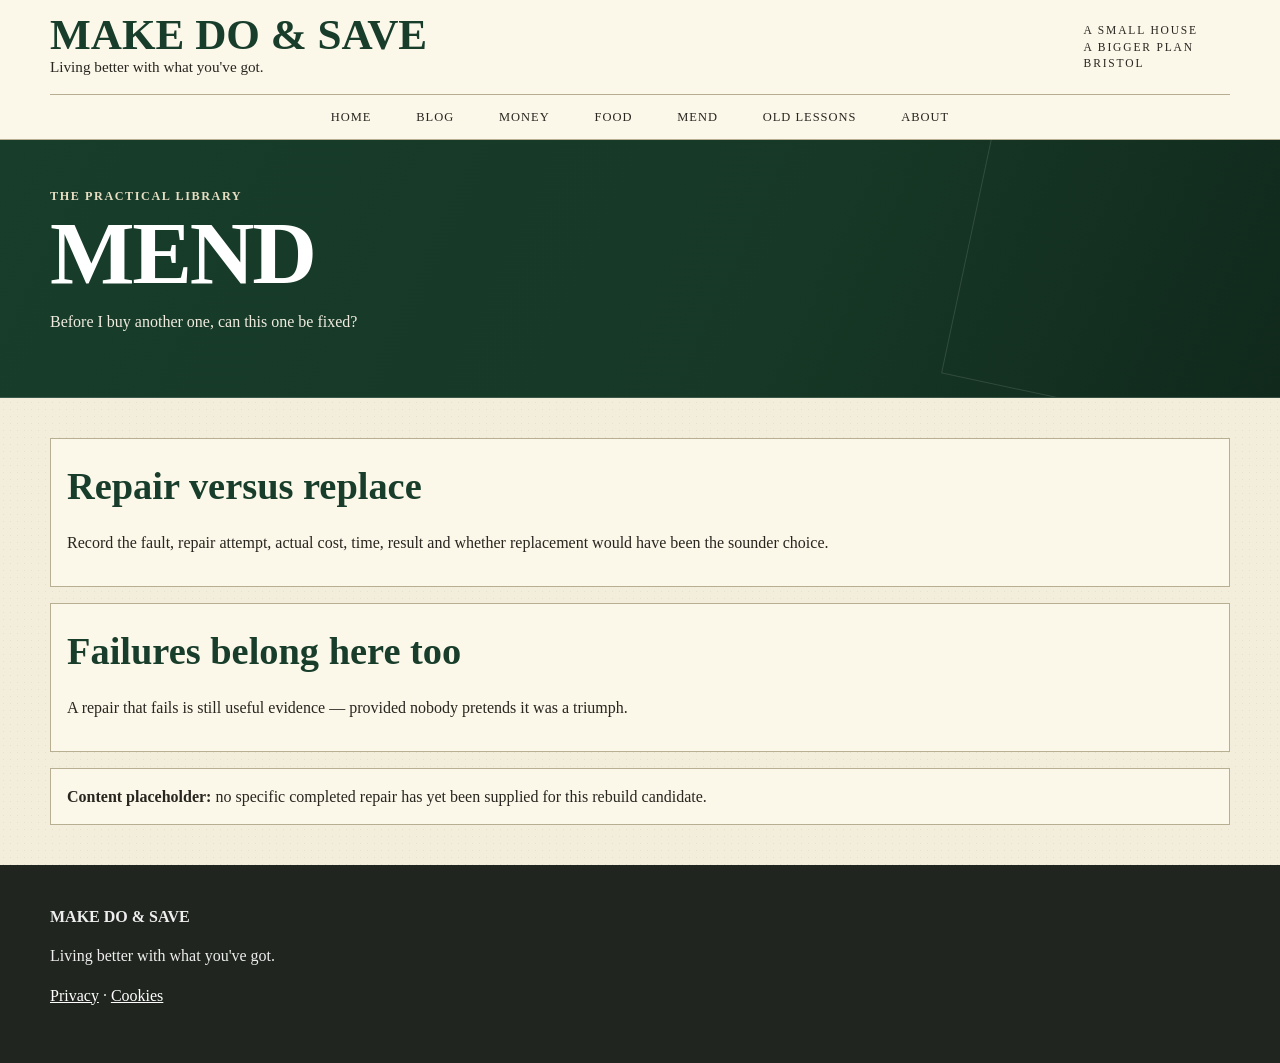
<file: mend.html>
<!doctype html><html lang="en-GB"><head><meta charset="utf-8"><meta name="viewport" content="width=device-width,initial-scale=1"><title>Mend | Make Do & Save</title><link rel="stylesheet" href="assets/style.css?v=20260928-sitewide"><link rel="stylesheet" href="assets/editorial.css?v=20260928-sitewide"><script src="assets/script.js" defer></script></head><body><a class="skip-link" href="#main">Skip to content</a><header class="site-header"><div class="masthead wrap"><a class="brand" href="index.html"><strong>MAKE DO &amp; SAVE</strong><span>Living better with what you've got.</span></a><p class="identity">A SMALL HOUSE<br>A BIGGER PLAN<br>BRISTOL</p><button class="menu-toggle" aria-expanded="false" aria-controls="site-nav">Menu</button></div><nav id="site-nav" class="nav wrap" aria-label="Primary"><a href="index.html">Home</a><a href="blog.html">Blog</a><a href="money.html">Money</a><a href="food.html">Food</a><a href="mend.html">Mend</a><a href="old-lessons.html">Old Lessons</a><a href="about.html">About</a></nav></header><main id="main"><section class="page-hero"><div class="wrap"><p class="kicker">THE PRACTICAL LIBRARY</p><h1>MEND</h1><p>Before I buy another one, can this one be fixed?</p></div></section><section class="page-content wrap"><div class="list-cards"><article><h2>Repair versus replace</h2><p>Record the fault, repair attempt, actual cost, time, result and whether replacement would have been the sounder choice.</p></article><article><h2>Failures belong here too</h2><p>A repair that fails is still useful evidence — provided nobody pretends it was a triumph.</p></article><article class="placeholder"><b>Content placeholder:</b> no specific completed repair has yet been supplied for this rebuild candidate.</article></div></section></main><footer class="site-footer"><div class="wrap"><strong>MAKE DO &amp; SAVE</strong><p>Living better with what you've got.</p><p><a href="privacy.html">Privacy</a> · <a href="cookies.html">Cookies</a></p></div></footer></body></html>
</file>
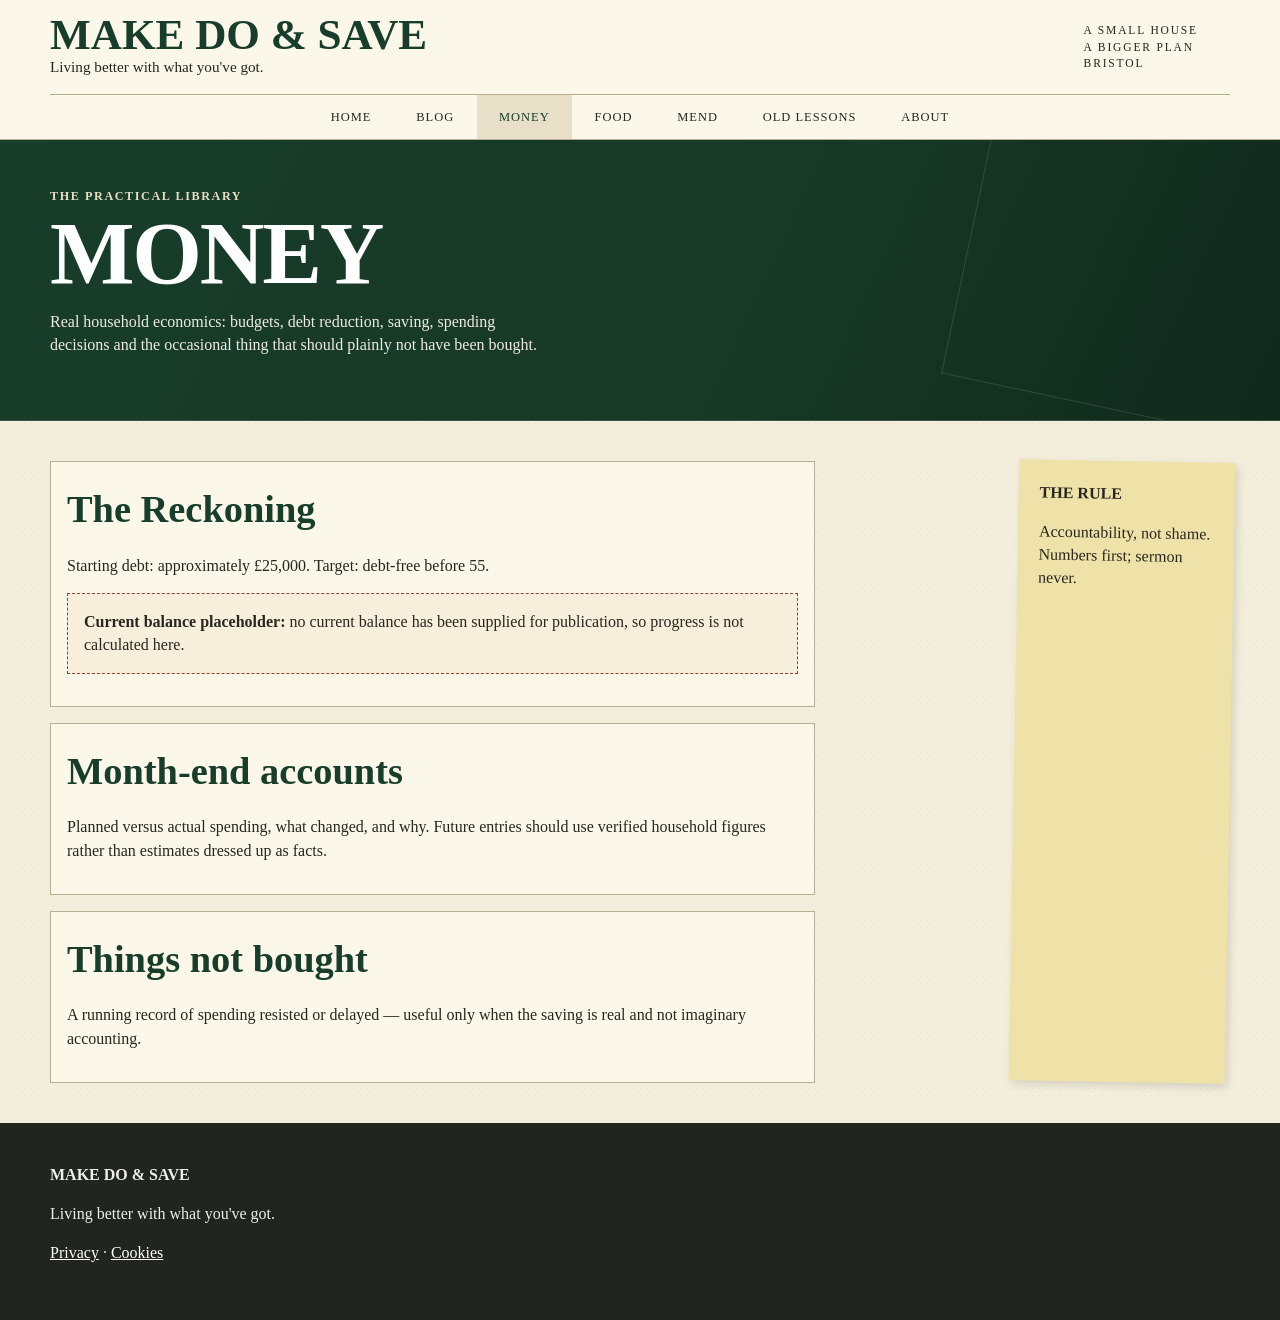
<file: money.html>
<!doctype html><html lang="en-GB"><head><meta charset="utf-8"><meta name="viewport" content="width=device-width,initial-scale=1"><title>Money | Make Do & Save</title><link rel="stylesheet" href="assets/style.css?v=20260928-sitewide"><link rel="stylesheet" href="assets/editorial.css?v=20260928-sitewide"><script src="assets/script.js" defer></script></head><body><a class="skip-link" href="#main">Skip to content</a><header class="site-header"><div class="masthead wrap"><a class="brand" href="index.html"><strong>MAKE DO &amp; SAVE</strong><span>Living better with what you've got.</span></a><p class="identity">A SMALL HOUSE<br>A BIGGER PLAN<br>BRISTOL</p><button class="menu-toggle" aria-expanded="false" aria-controls="site-nav">Menu</button></div><nav id="site-nav" class="nav wrap" aria-label="Primary"><a href="index.html">Home</a><a href="blog.html">Blog</a><a aria-current="page" href="money.html">Money</a><a href="food.html">Food</a><a href="mend.html">Mend</a><a href="old-lessons.html">Old Lessons</a><a href="about.html">About</a></nav></header><main id="main"><section class="page-hero"><div class="wrap"><p class="kicker">THE PRACTICAL LIBRARY</p><h1>MONEY</h1><p>Real household economics: budgets, debt reduction, saving, spending decisions and the occasional thing that should plainly not have been bought.</p></div></section><section class="page-content wrap two-col"><div class="list-cards"><article><h2>The Reckoning</h2><p>Starting debt: approximately £25,000. Target: debt-free before 55.</p><p class="placeholder"><b>Current balance placeholder:</b> no current balance has been supplied for publication, so progress is not calculated here.</p></article><article><h2>Month-end accounts</h2><p>Planned versus actual spending, what changed, and why. Future entries should use verified household figures rather than estimates dressed up as facts.</p></article><article><h2>Things not bought</h2><p>A running record of spending resisted or delayed — useful only when the saving is real and not imaginary accounting.</p></article></div><aside class="note"><b>THE RULE</b><p>Accountability, not shame. Numbers first; sermon never.</p></aside></section></main><footer class="site-footer"><div class="wrap"><strong>MAKE DO &amp; SAVE</strong><p>Living better with what you've got.</p><p><a href="privacy.html">Privacy</a> · <a href="cookies.html">Cookies</a></p></div></footer></body></html>
</file>
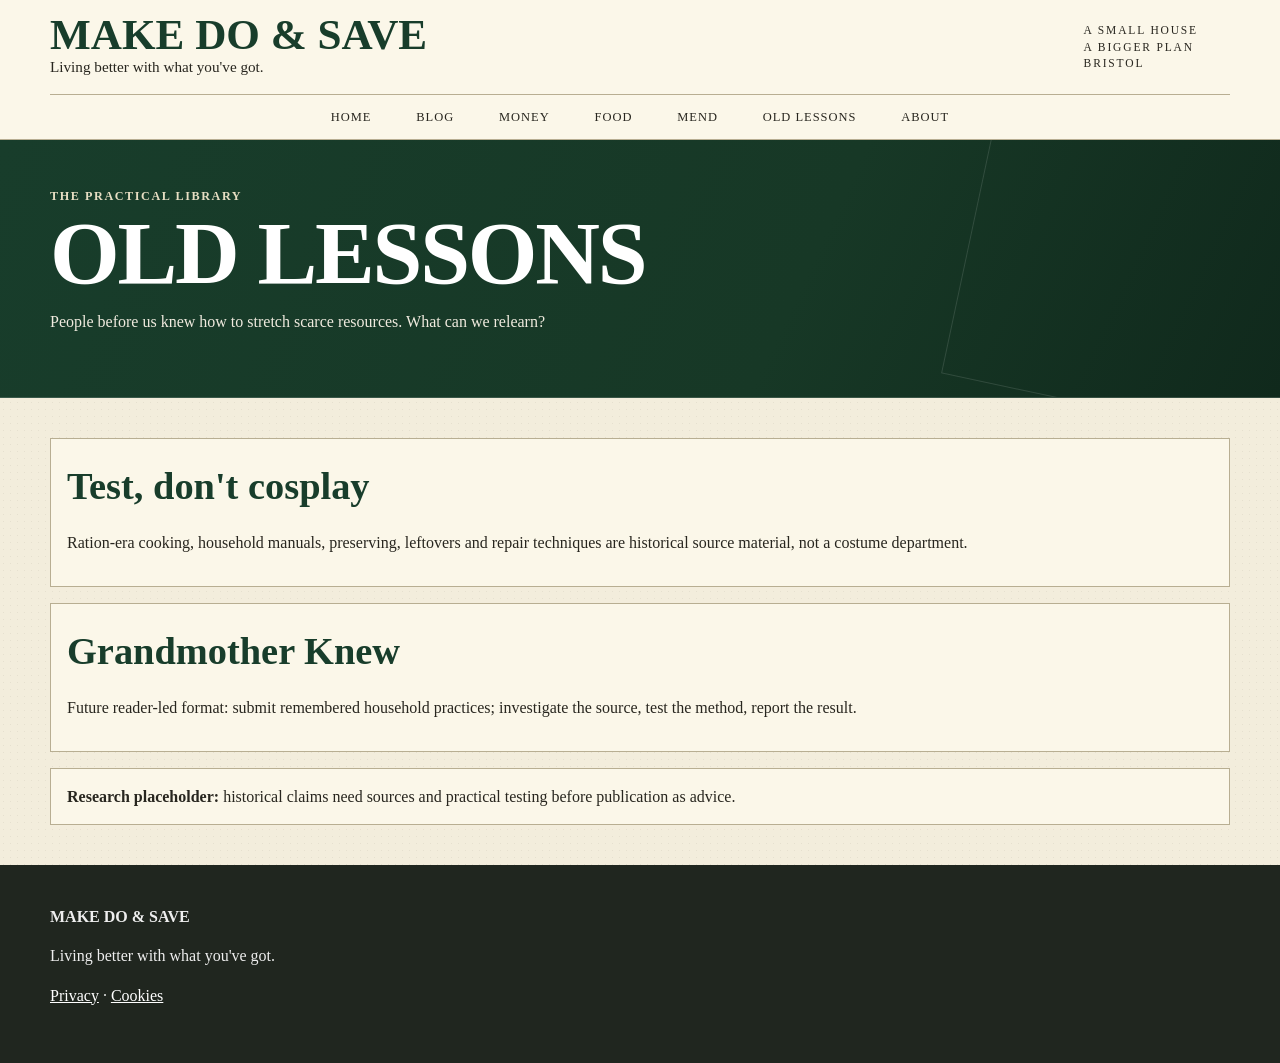
<file: old-lessons.html>
<!doctype html><html lang="en-GB"><head><meta charset="utf-8"><meta name="viewport" content="width=device-width,initial-scale=1"><title>Old Lessons | Make Do & Save</title><link rel="stylesheet" href="assets/style.css?v=20260928-sitewide"><link rel="stylesheet" href="assets/editorial.css?v=20260928-sitewide"><script src="assets/script.js" defer></script></head><body><a class="skip-link" href="#main">Skip to content</a><header class="site-header"><div class="masthead wrap"><a class="brand" href="index.html"><strong>MAKE DO &amp; SAVE</strong><span>Living better with what you've got.</span></a><p class="identity">A SMALL HOUSE<br>A BIGGER PLAN<br>BRISTOL</p><button class="menu-toggle" aria-expanded="false" aria-controls="site-nav">Menu</button></div><nav id="site-nav" class="nav wrap" aria-label="Primary"><a href="index.html">Home</a><a href="blog.html">Blog</a><a href="money.html">Money</a><a href="food.html">Food</a><a href="mend.html">Mend</a><a href="old-lessons.html">Old Lessons</a><a href="about.html">About</a></nav></header><main id="main"><section class="page-hero"><div class="wrap"><p class="kicker">THE PRACTICAL LIBRARY</p><h1>OLD LESSONS</h1><p>People before us knew how to stretch scarce resources. What can we relearn?</p></div></section><section class="page-content wrap"><div class="list-cards"><article><h2>Test, don't cosplay</h2><p>Ration-era cooking, household manuals, preserving, leftovers and repair techniques are historical source material, not a costume department.</p></article><article><h2>Grandmother Knew</h2><p>Future reader-led format: submit remembered household practices; investigate the source, test the method, report the result.</p></article><article class="placeholder"><b>Research placeholder:</b> historical claims need sources and practical testing before publication as advice.</article></div></section></main><footer class="site-footer"><div class="wrap"><strong>MAKE DO &amp; SAVE</strong><p>Living better with what you've got.</p><p><a href="privacy.html">Privacy</a> · <a href="cookies.html">Cookies</a></p></div></footer></body></html>
</file>
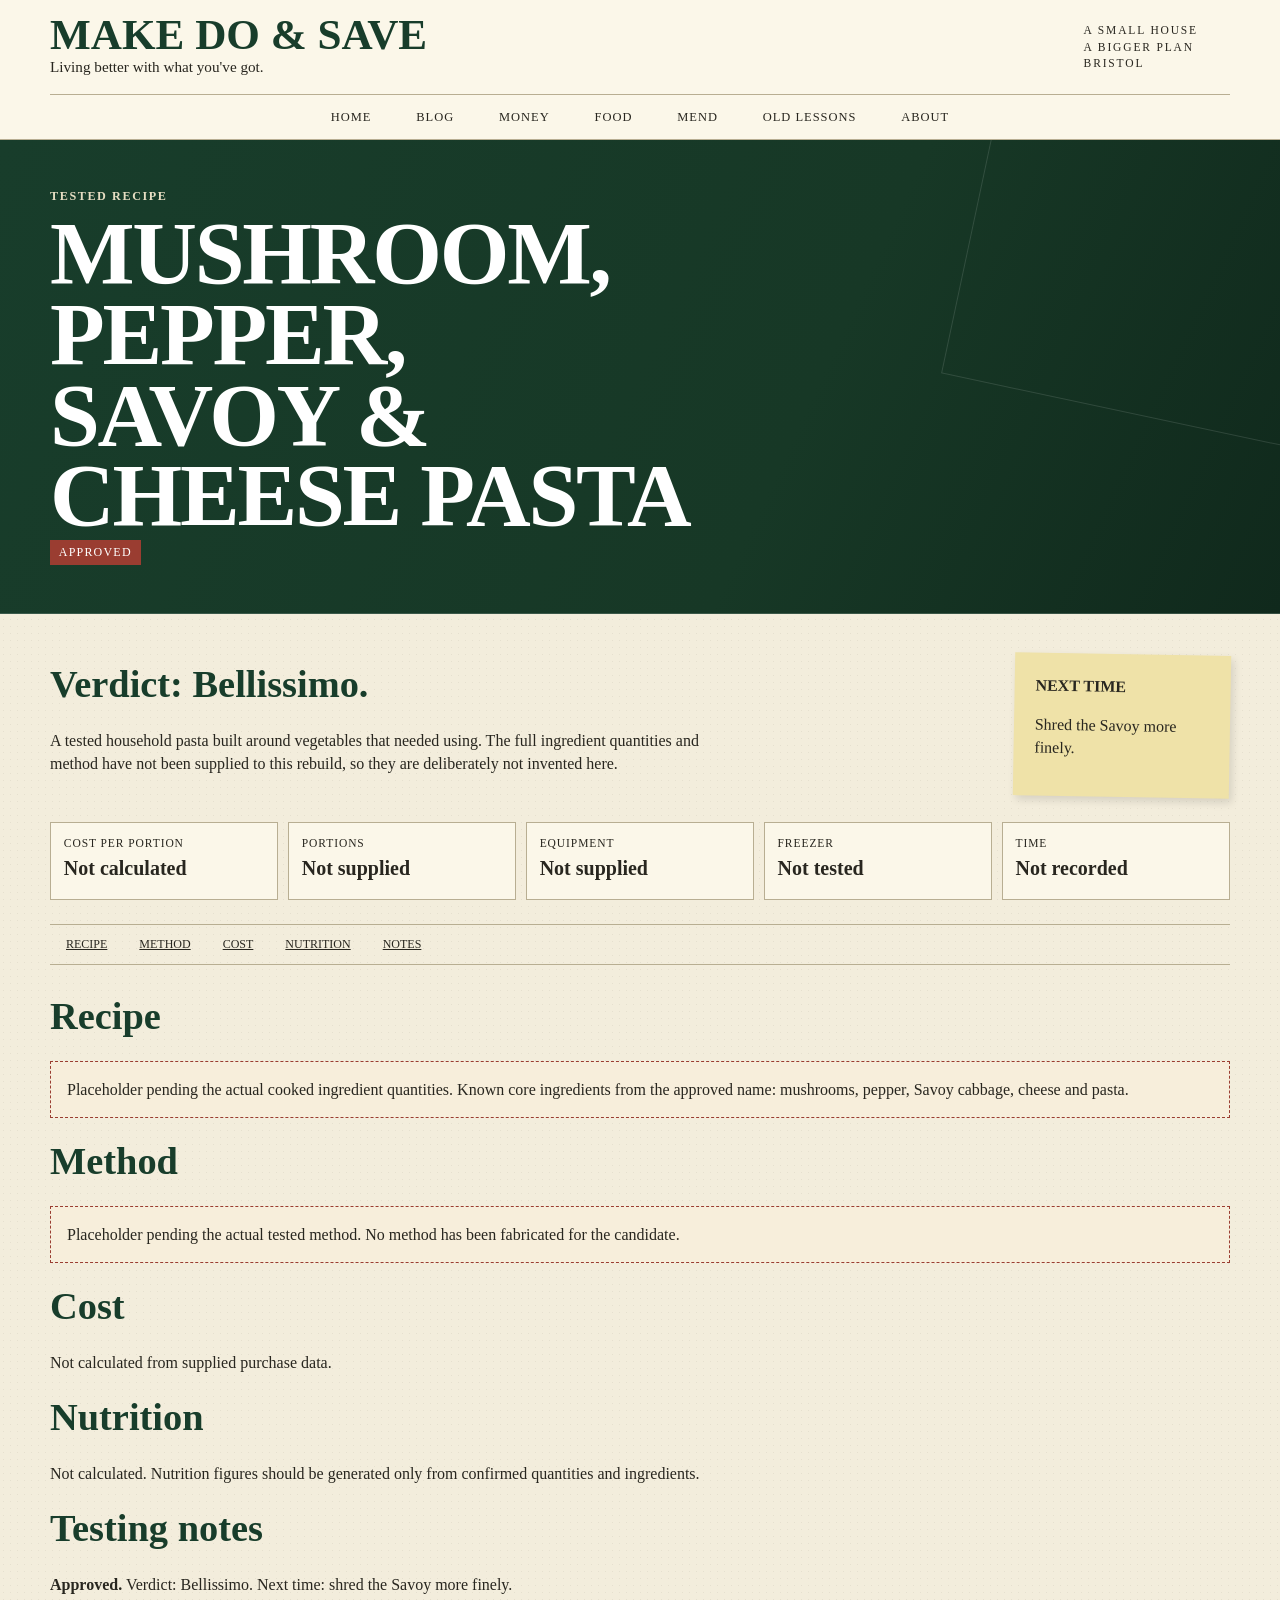
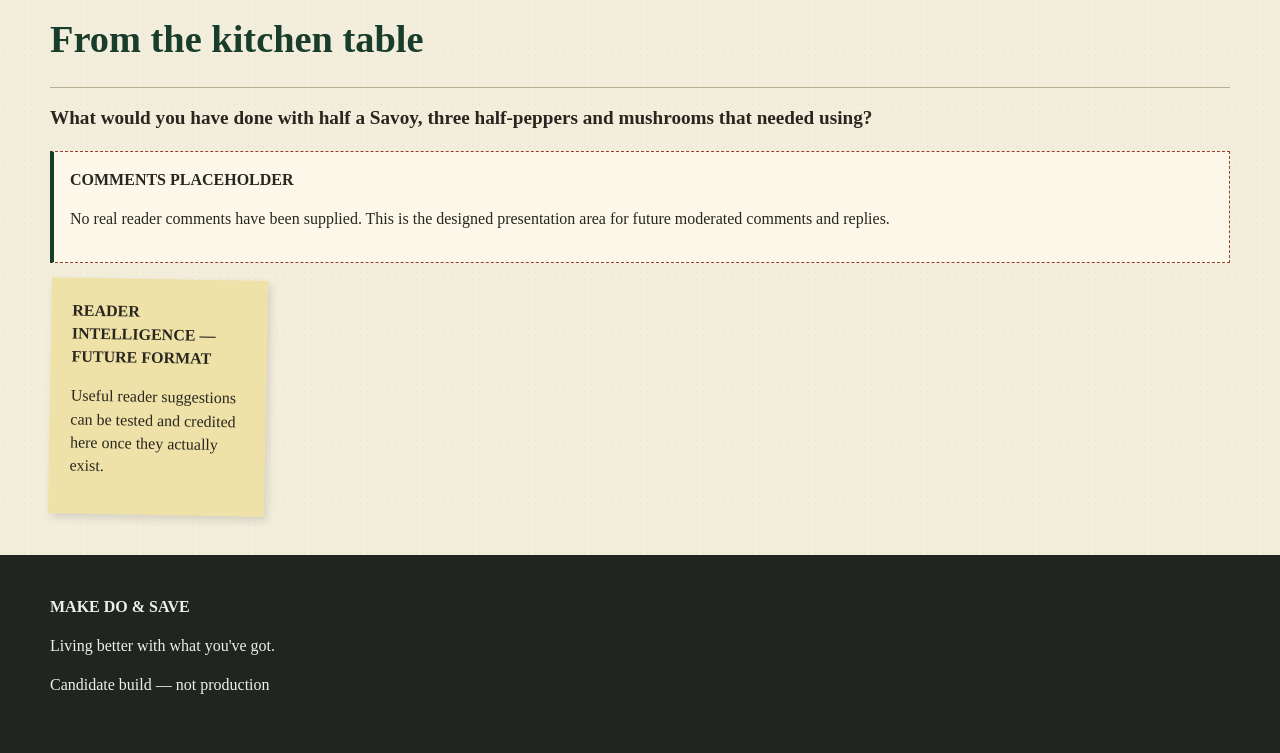
<file: recipe-mushroom-pepper-savoy-pasta.html>
<!doctype html><html lang="en-GB"><head><meta charset="utf-8"><meta name="viewport" content="width=device-width,initial-scale=1"><title>Mushroom, Pepper, Savoy & Cheese Pasta | Make Do & Save</title><link rel="stylesheet" href="assets/style.css?v=20260928-sitewide"><link rel="stylesheet" href="assets/editorial.css?v=20260928-sitewide"><script src="assets/script.js" defer></script></head><body><a class="skip-link" href="#main">Skip to content</a><header class="site-header"><div class="masthead wrap"><a class="brand" href="index.html"><strong>MAKE DO &amp; SAVE</strong><span>Living better with what you've got.</span></a><p class="identity">A SMALL HOUSE<br>A BIGGER PLAN<br>BRISTOL</p><button class="menu-toggle" aria-expanded="false" aria-controls="site-nav">Menu</button></div><nav id="site-nav" class="nav wrap" aria-label="Primary"><a href="index.html">Home</a><a href="blog.html">Blog</a><a href="money.html">Money</a><a href="food.html">Food</a><a href="mend.html">Mend</a><a href="old-lessons.html">Old Lessons</a><a href="about.html">About</a></nav></header><main id="main"><section class="page-hero"><div class="wrap"><p class="kicker">TESTED RECIPE</p><h1>MUSHROOM, PEPPER, SAVOY &amp; CHEESE PASTA</h1><span class="status">APPROVED</span></div></section><article class="page-content wrap"><div class="recipe-head"><div><h2>Verdict: Bellissimo.</h2><p>A tested household pasta built around vegetables that needed using. The full ingredient quantities and method have not been supplied to this rebuild, so they are deliberately not invented here.</p></div><aside class="note"><b>NEXT TIME</b><p>Shred the Savoy more finely.</p></aside></div><dl class="meta-grid"><div><dt>Cost per portion</dt><dd>Not calculated</dd></div><div><dt>Portions</dt><dd>Not supplied</dd></div><div><dt>Equipment</dt><dd>Not supplied</dd></div><div><dt>Freezer</dt><dd>Not tested</dd></div><div><dt>Time</dt><dd>Not recorded</dd></div></dl><nav class="tabs" aria-label="Recipe sections"><a href="#recipe">Recipe</a><a href="#method">Method</a><a href="#cost">Cost</a><a href="#nutrition">Nutrition</a><a href="#notes">Notes</a></nav><section id="recipe"><h2>Recipe</h2><p class="placeholder">Placeholder pending the actual cooked ingredient quantities. Known core ingredients from the approved name: mushrooms, pepper, Savoy cabbage, cheese and pasta.</p></section><section id="method"><h2>Method</h2><p class="placeholder">Placeholder pending the actual tested method. No method has been fabricated for the candidate.</p></section><section id="cost"><h2>Cost</h2><p>Not calculated from supplied purchase data.</p></section><section id="nutrition"><h2>Nutrition</h2><p>Not calculated. Nutrition figures should be generated only from confirmed quantities and ingredients.</p></section><section id="notes"><h2>Testing notes</h2><p><b>Approved.</b> Verdict: Bellissimo. Next time: shred the Savoy more finely.</p></section><section aria-labelledby="comments"><h2 id="comments">From the kitchen table</h2><p class="specific-question">What would you have done with half a Savoy, three half-peppers and mushrooms that needed using?</p><div class="comment placeholder"><b>COMMENTS PLACEHOLDER</b><p>No real reader comments have been supplied. This is the designed presentation area for future moderated comments and replies.</p></div><aside class="note"><b>READER INTELLIGENCE — FUTURE FORMAT</b><p>Useful reader suggestions can be tested and credited here once they actually exist.</p></aside></section></article></main><footer class="site-footer"><div class="wrap"><strong>MAKE DO &amp; SAVE</strong><p>Living better with what you've got.</p><p>Candidate build — not production</p></div></footer></body></html>
</file>
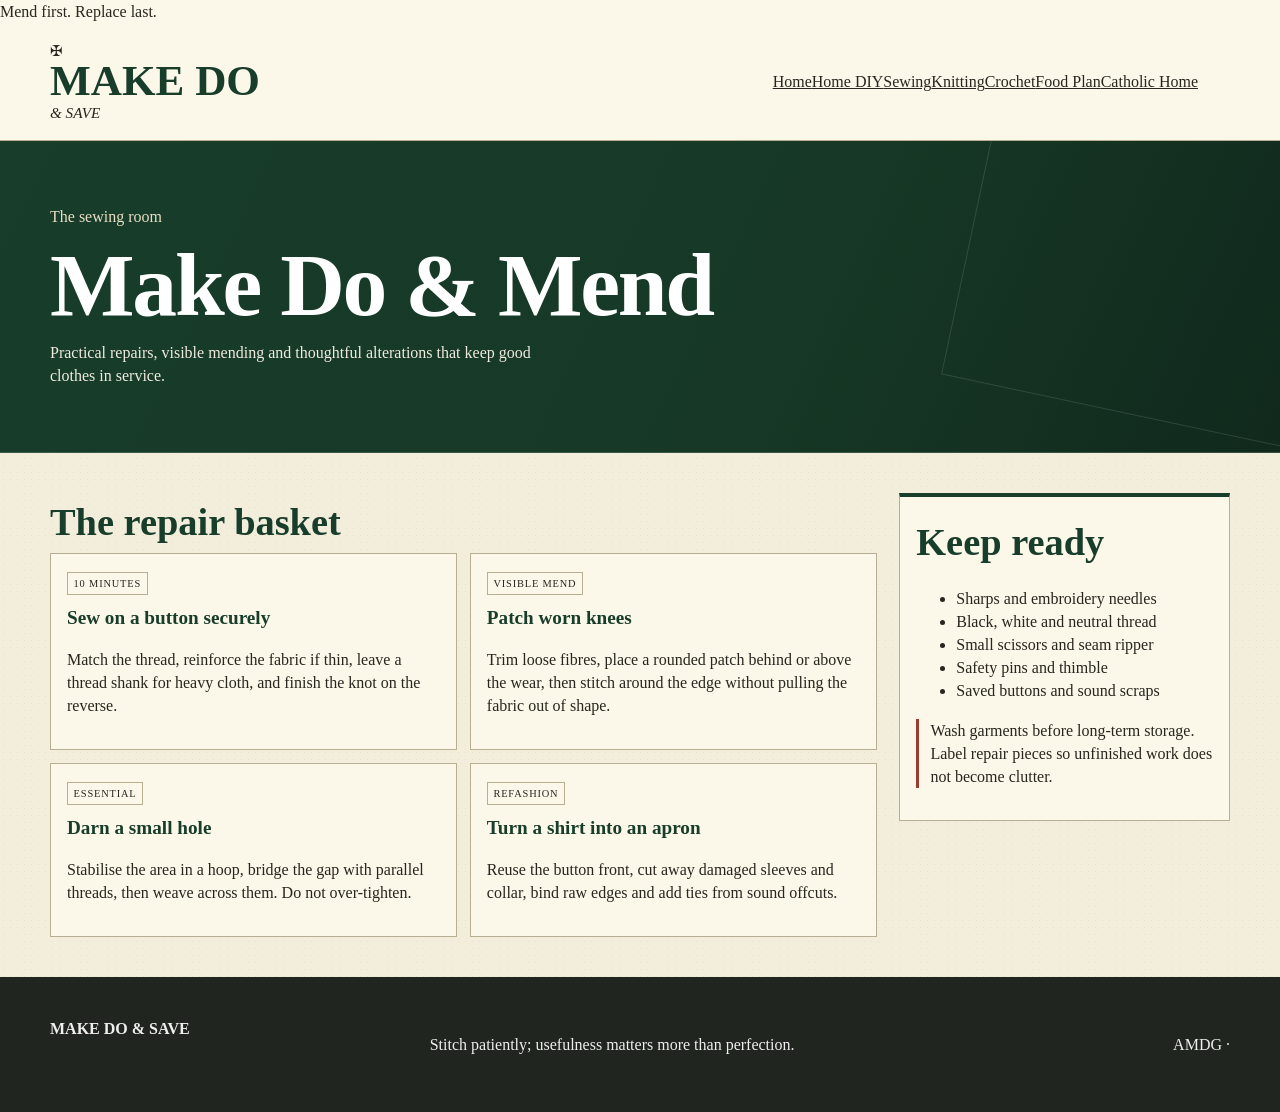
<file: sewing.html>
<!doctype html><html lang="en-GB"><head><meta charset="utf-8"><meta name="viewport" content="width=device-width,initial-scale=1"><title>Sewing | Make Do & Save</title><link rel="stylesheet" href="assets/style.css?v=20260928-sitewide"><link rel="stylesheet" href="assets/editorial.css?v=20260928-sitewide"><script src="assets/script.js" defer></script></head><body><a class="skip-link" href="#main">Skip to content</a><header class="site-header"><div class="utility-bar">Mend first. Replace last.</div><div class="masthead wrap"><a class="brand" href="index.html"><span class="brand-mark">✠</span><span><strong>MAKE DO</strong><em>&amp; SAVE</em></span></a><button class="menu-toggle" aria-expanded="false" aria-controls="site-nav">Menu</button><nav id="site-nav"><a href="index.html">Home</a><a href="diy.html">Home DIY</a><a aria-current="page" href="sewing.html">Sewing</a><a href="knitting.html">Knitting</a><a href="crochet.html">Crochet</a><a href="food.html">Food Plan</a><a href="faith.html">Catholic Home</a></nav></div></header><main id="main"><section class="page-hero"><div class="wrap"><p class="eyebrow">The sewing room</p><h1>Make Do & Mend</h1><p>Practical repairs, visible mending and thoughtful alterations that keep good clothes in service.</p></div></section><section class="page-content"><div class="wrap content-grid"><div><h2>The repair basket</h2><div class="project-list"><article class="project"><span class="tag">10 minutes</span><h3>Sew on a button securely</h3><p>Match the thread, reinforce the fabric if thin, leave a thread shank for heavy cloth, and finish the knot on the reverse.</p></article><article class="project"><span class="tag">Visible mend</span><h3>Patch worn knees</h3><p>Trim loose fibres, place a rounded patch behind or above the wear, then stitch around the edge without pulling the fabric out of shape.</p></article><article class="project"><span class="tag">Essential</span><h3>Darn a small hole</h3><p>Stabilise the area in a hoop, bridge the gap with parallel threads, then weave across them. Do not over-tighten.</p></article><article class="project"><span class="tag">Refashion</span><h3>Turn a shirt into an apron</h3><p>Reuse the button front, cut away damaged sleeves and collar, bind raw edges and add ties from sound offcuts.</p></article></div></div><aside class="sidebar"><h2>Keep ready</h2><ul><li>Sharps and embroidery needles</li><li>Black, white and neutral thread</li><li>Small scissors and seam ripper</li><li>Safety pins and thimble</li><li>Saved buttons and sound scraps</li></ul><p class="notice">Wash garments before long-term storage. Label repair pieces so unfinished work does not become clutter.</p></aside></div></section></main><footer class="site-footer"><div class="wrap footer-grid"><div><strong>MAKE DO & SAVE</strong></div><p>Stitch patiently; usefulness matters more than perfection.</p><p>AMDG · <span id="year"></span></p></div></footer></body></html>
</file>
<file: assets/style.css>
:root{--green:#183d2b;--cream:#f3eddc;--paper:#fbf7e9;--ink:#28261f;--rust:#9a3d31;--line:#b8ae92;--max:1180px}
*{box-sizing:border-box}html{scroll-behavior:smooth}body{margin:0;background:var(--cream);color:var(--ink);font-family:Georgia,'Times New Roman',serif;line-height:1.45;background-image:radial-gradient(rgba(60,55,42,.07) .55px,transparent .55px);background-size:7px 7px}a{color:inherit}.wrap{width:min(var(--max),calc(100% - 32px));margin:auto}.skip-link{position:absolute;left:-9999px}.skip-link:focus{left:1rem;top:1rem;background:#fff;padding:.7rem;z-index:100}
.site-header{background:var(--paper);border-bottom:1px solid var(--line)}.masthead{display:grid;grid-template-columns:1fr auto auto;align-items:center;gap:2rem;padding:1rem 0}.brand{text-decoration:none}.brand strong{display:block;color:var(--green);font-size:clamp(1.8rem,4vw,2.7rem);line-height:.9}.brand span{font-size:.95rem}.identity{font-size:.72rem;letter-spacing:.16em;margin:0}.nav{display:flex;justify-content:center;border-top:1px solid var(--line)}.nav a{text-decoration:none;text-transform:uppercase;font-size:.78rem;letter-spacing:.08em;padding:.8rem 1.4rem}.nav a:hover,.nav a:focus-visible,.nav a[aria-current=page]{background:#e7dfc8;color:var(--green)}.menu-toggle{display:none;border:2px solid var(--green);background:var(--paper);padding:.65rem 1rem;font:700 .9rem Georgia,serif}
.hero{background:var(--green);color:white;position:relative}.hero:after{content:"";position:absolute;inset:0;background:linear-gradient(90deg,rgba(0,0,0,.12),transparent);pointer-events:none}.hero-inner{min-height:430px;display:block;position:relative;z-index:1}.hero-copy{padding:4.2rem 0;max-width:720px}.kicker{font-size:.76rem;letter-spacing:.13em;font-weight:700;text-transform:uppercase;margin:0 0 .5rem}.hero h1,.page-hero h1{font-size:clamp(3rem,7vw,5.6rem);line-height:.9;margin:.2rem 0}.strap{font-size:1.5rem;margin:.6rem 0 1rem}.hero-copy>p:last-of-type{max-width:570px;font-size:1.08rem}.actions{display:flex;gap:.7rem;flex-wrap:wrap;margin-top:1.5rem}.button{display:inline-block;background:var(--green);color:white;border:1px solid var(--green);padding:.72rem 1rem;text-decoration:none;text-transform:uppercase;letter-spacing:.06em;font-weight:700;font-size:.8rem}.hero .button{border-color:white}.button.paper{background:var(--paper);color:var(--green)}
.button:focus-visible,.nav a:focus-visible,.text-link:focus-visible,.discovery:focus-visible,.menu-toggle:focus-visible{outline:3px solid #d6a84b;outline-offset:3px}
.experiment{margin-top:1.2rem;background:var(--paper);border:1px solid var(--line);border-top:6px solid var(--green);padding:1.4rem;display:grid;grid-template-columns:1.4fr 1fr 1fr;gap:1.5rem;box-shadow:0 6px 20px rgba(50,45,30,.08)}.experiment h2,.reckoning h2,.house h2,.principles h2,.page-content h2{margin:.15rem 0;font-size:clamp(1.6rem,3vw,2.4rem);color:var(--green)}.figures,.reckoning-stats{display:grid;grid-template-columns:repeat(3,1fr);margin:0}.figures div,.reckoning-stats div{padding:.3rem .8rem;border-left:1px solid var(--line)}dt{font-size:.72rem;text-transform:uppercase;letter-spacing:.08em}dd{margin:.15rem 0;font-size:1.25rem;font-weight:700}.ticks{margin:0;padding:0;list-style:none}.ticks li:before{content:'☑';margin-right:.5rem;color:var(--green)}
.section{padding:2.2rem 0}.card-grid{display:grid;grid-template-columns:repeat(4,1fr);gap:1rem}.discovery{background:var(--paper);border:1px solid var(--line);padding:.55rem;text-decoration:none;transition:transform .15s}.discovery:hover{transform:translateY(-3px)}.discovery h2{color:var(--green);text-transform:uppercase;margin:.6rem .4rem .2rem}.discovery p,.discovery b{margin:.3rem .4rem;display:block}.card-art{height:145px;background-color:#c8b892;border:1px solid #9b8d70;position:relative;overflow:hidden}.card-art:after{position:absolute;inset:auto .7rem .7rem;display:block;background:rgba(251,247,233,.88);padding:.25rem .45rem;font-size:.72rem;letter-spacing:.1em}.ledger{background:repeating-linear-gradient(0deg,#d7cdb2 0 25px,#a89a78 26px 27px)}.ledger:after{content:'HOUSEHOLD LEDGER'}.bowl{background:radial-gradient(ellipse at 50% 65%,#b46338 0 28%,#ece2c8 29% 39%,#697851 40% 43%,#bcae8b 44%)}.bowl:after{content:'REAL FOOD'}.tools{background:linear-gradient(135deg,#8e7657,#d1c4a5 45%,#485848)}.tools:after{content:'REPAIR FIRST'}.pamphlet{background:linear-gradient(25deg,#cbbf9f 50%,#2e513a 51%)}.pamphlet:after{content:'TEST THE OLD ADVICE'}
.reckoning{background:var(--green);color:white;padding:2.2rem 0}.reckoning-grid{display:grid;grid-template-columns:1.1fr 2fr auto;gap:1.5rem;align-items:center}.reckoning h2{color:white}.reckoning-stats{grid-template-columns:repeat(4,1fr)}.reckoning-stats div{border-color:rgba(255,255,255,.35)}.reckoning-stats dd{font-size:1rem}.house{display:grid;grid-template-columns:2fr 1fr;gap:2rem;align-items:center}.note{background:#efe2a8;padding:1.3rem;transform:rotate(1deg);box-shadow:3px 4px 8px rgba(0,0,0,.12);font-family:'Segoe Print','Bradley Hand',cursive}.principles{padding:2rem 0 3rem;border-top:1px solid var(--line)}.principle-grid{display:grid;grid-template-columns:repeat(4,1fr);gap:1rem}.site-footer{background:#20261f;color:#eee;padding:2.5rem 0}.site-footer a{color:white}
.page-hero{background:var(--green);color:white;padding:3rem 0}.page-hero h1{color:white}.page-content{padding:2.5rem 0}.prose{max-width:760px}.placeholder{border:1px dashed var(--rust);background:#f7eedb;padding:1rem}.recipe-head{display:grid;grid-template-columns:1.5fr 1fr;gap:2rem}.status{display:inline-block;background:var(--rust);color:white;padding:.25rem .55rem;font-size:.75rem;letter-spacing:.1em}.meta-grid{display:grid;grid-template-columns:repeat(5,1fr);gap:.6rem;margin:1.5rem 0}.meta-grid div{background:var(--paper);border:1px solid var(--line);padding:.8rem}.tabs{display:flex;flex-wrap:wrap;border-block:1px solid var(--line);margin:1.5rem 0}.tabs a{padding:.7rem 1rem;text-transform:uppercase;font-size:.75rem}.comment{background:var(--paper);border-left:4px solid var(--green);padding:1rem;margin:1rem 0}.specific-question{font-size:1.2rem;font-weight:700;border-top:1px solid var(--line);padding-top:1rem}.two-col{display:grid;grid-template-columns:2fr 1fr;gap:2rem}.list-cards{display:grid;gap:1rem}.list-cards article{background:var(--paper);border:1px solid var(--line);padding:1rem}.text-link{font-weight:700;color:var(--green)}
@media(max-width:820px){.masthead{grid-template-columns:1fr auto;gap:.75rem;padding:.8rem 0}.brand strong{font-size:1.65rem}.brand span{display:none}.identity{display:none}.menu-toggle{display:block}.nav{display:grid;position:absolute;z-index:10;left:0;right:0;background:var(--paper);border-bottom:2px solid var(--green);padding:.5rem 16px}.js .nav{display:none}.js .nav.open{display:grid}.nav a{padding:.8rem}.hero-inner{min-height:auto}.hero-copy{padding:2.7rem 0}.hero h1{font-size:clamp(2.8rem,12vw,4.5rem)}.hero .strap{font-size:1.35rem}.experiment,.reckoning-grid,.house,.recipe-head,.two-col{grid-template-columns:1fr}.card-grid{grid-template-columns:1fr 1fr}.reckoning-stats{grid-template-columns:1fr 1fr}.principle-grid{grid-template-columns:1fr 1fr}.meta-grid{grid-template-columns:1fr 1fr}.figures{grid-template-columns:repeat(3,1fr)}}
@media(max-width:520px){.wrap{width:min(100% - 28px,var(--max))}.hero-copy{padding:2.2rem 0}.hero h1{font-size:2.8rem}.hero-copy>p:last-of-type{font-size:1rem}.experiment{margin-top:.75rem;padding:1rem}.experiment h2{font-size:1.7rem}.figures{grid-template-columns:repeat(3,1fr)}.figures div{border-left:1px solid var(--line);padding:.25rem .45rem}.figures div:first-child{border-left:0}.figures dt{font-size:.62rem}.figures dd{font-size:1rem}.ticks{font-size:.95rem}.card-grid{grid-template-columns:1fr}.card-art{height:120px}.discovery{padding:.6rem}.discovery p{font-size:.95rem}.reckoning-stats{grid-template-columns:1fr 1fr}.reckoning-stats div{padding:.55rem}.principle-grid{grid-template-columns:1fr 1fr}.principle-grid p{font-size:.95rem}.meta-grid{grid-template-columns:1fr}.tabs a{flex:1 1 33%}.site-footer{padding:1.8rem 0}}
@media(prefers-reduced-motion:reduce){html{scroll-behavior:auto}.discovery{transition:none}}

/* 2026-09-28 mobile editorial-density acceptance pass.
   Keeps 44px controls and readable type while matching the approved compact composition. */
@media(max-width:820px){
  body{font-size:15px;line-height:1.38}
  .masthead{padding:.55rem 0;min-height:62px}
  .brand strong{font-size:1.45rem;line-height:.95}.brand span{display:block;font-size:.78rem;margin-top:.15rem}
  .menu-toggle{min-width:48px;min-height:44px;padding:.45rem .7rem}
  .nav a{min-height:44px;display:flex;align-items:center}
  .hero-copy{padding:1.8rem 0 1.9rem;max-width:620px}
  .hero h1{font-size:clamp(2.45rem,10vw,3.6rem);line-height:.88}
  .hero .strap{font-size:1.18rem;margin:.45rem 0 .65rem}
  .hero-copy>p:last-of-type{font-size:.98rem;line-height:1.35;margin:.55rem 0}
  .actions{margin-top:1rem}.button{min-height:44px;display:inline-flex;align-items:center;padding:.58rem .8rem}
  .experiment{grid-template-columns:1.35fr 1fr;gap:.8rem 1rem;padding:.9rem 1rem;margin-top:.8rem;border-top-width:4px}
  .experiment>div:first-child{grid-row:1 / span 2}
  .experiment h2{font-size:1.45rem;line-height:1.05}
  .experiment>div:first-child p{margin:.4rem 0}.experiment .text-link{display:inline-block;margin-top:.25rem}
  .figures{grid-template-columns:repeat(3,1fr);align-self:end}
  .figures div{padding:.2rem .45rem}.figures dt{font-size:.62rem}.figures dd{font-size:1rem}
  .ticks{font-size:.88rem;line-height:1.35;align-self:start}.ticks li{margin:.12rem 0}
  .section{padding:1rem 0}
  .card-grid{grid-template-columns:repeat(2,1fr);gap:.7rem}
  .discovery{padding:.42rem}.card-art{height:86px}
  .card-art:after{inset:auto .4rem .4rem;padding:.18rem .3rem;font-size:.57rem}
  .discovery h2{font-size:1.08rem;margin:.38rem .3rem .12rem}
  .discovery p{font-size:.82rem;line-height:1.25;margin:.18rem .3rem}
  .discovery b{font-size:.78rem;margin:.3rem}
  .reckoning{padding:1.15rem 0}
  .reckoning-grid{grid-template-columns:1fr;gap:.65rem}
  .reckoning-grid>div:first-child p{margin:.25rem 0}.reckoning h2{font-size:1.65rem}
  .reckoning-stats{grid-template-columns:repeat(4,1fr)}
  .reckoning-stats div{padding:.35rem .45rem}.reckoning-stats dt{font-size:.58rem}.reckoning-stats dd{font-size:.82rem;line-height:1.15}
  .reckoning .button{justify-self:start}
  .house{grid-template-columns:minmax(0,1.55fr) minmax(125px,.65fr);gap:.8rem;padding-block:1.15rem}
  .house h2{font-size:1.45rem;line-height:1.08}.house p{margin:.4rem 0;font-size:.94rem}
  .note{padding:.75rem;font-size:.8rem;line-height:1.35}
  .principles{padding:1rem 0 1.25rem}
  .principles h2{font-size:1.45rem;margin-bottom:.55rem}
  .principle-grid{grid-template-columns:repeat(2,1fr);gap:0;border-top:1px solid var(--line)}
  .principle-grid>div{padding:.55rem .65rem;border-bottom:1px solid var(--line)}
  .principle-grid>div:nth-child(odd){border-right:1px solid var(--line)}
  .principle-grid h3{font-size:.88rem;margin:0 0 .15rem}.principle-grid p{font-size:.78rem;line-height:1.25;margin:0}
  .site-footer{padding:1.15rem 0}.site-footer p{margin:.3rem 0}
}
@media(max-width:520px){
  .wrap{width:min(100% - 24px,var(--max))}
  .hero-copy{padding:1.55rem 0 1.65rem}.hero h1{font-size:2.5rem}
  .experiment{grid-template-columns:1fr;padding:.8rem}.experiment>div:first-child{grid-row:auto}
  .experiment h2{font-size:1.35rem}.figures{border-top:1px solid var(--line);padding-top:.45rem}
  .ticks{display:grid;grid-template-columns:1fr 1fr;gap:.12rem .5rem}
  .card-grid{grid-template-columns:repeat(2,1fr);gap:.55rem}.card-art{height:72px}
  .discovery h2{font-size:1rem}.discovery p{font-size:.75rem}.discovery b{font-size:.72rem}
  .reckoning-stats{grid-template-columns:repeat(2,1fr)}.reckoning-stats div:nth-child(odd){border-left:0}
  .house{grid-template-columns:minmax(0,1.5fr) minmax(105px,.7fr);gap:.6rem}.note{font-size:.74rem;padding:.6rem}
  .principles{padding:.8rem 0 1rem}.principle-grid>div{padding:.45rem .5rem}
}
@media(max-width:360px){
  .brand span{display:none}.hero h1{font-size:2.25rem}
  .card-grid{gap:.45rem}.card-art{height:62px}.discovery p{font-size:.72rem}
  .house{grid-template-columns:1fr}.note{transform:none}
}

@media (hover:none) and (pointer:coarse){
body{font-size:15px;line-height:1.38}.wrap{width:min(100% - 24px,var(--max))}
.masthead{grid-template-columns:1fr auto;gap:.7rem;padding:.6rem 0}.identity{display:none}.menu-toggle{display:block;min-width:48px;min-height:44px}
.nav{display:grid;position:absolute;z-index:10;left:0;right:0;background:var(--paper);padding:.5rem 16px}.js .nav{display:none}.js .nav.open{display:grid}.nav a{min-height:44px;display:flex;align-items:center}
.hero-inner{min-height:auto}.hero-copy{padding:1.6rem 0}.hero h1{font-size:2.6rem}.hero .strap{font-size:1.15rem}.actions{margin-top:.9rem}.button{min-height:44px;display:inline-flex;align-items:center}
.experiment{grid-template-columns:1fr;gap:.65rem;padding:.8rem}.experiment>div:first-child{grid-row:auto}.experiment h2{font-size:1.35rem}.figures{grid-template-columns:repeat(3,1fr)}.figures dt{font-size:.6rem}.figures dd{font-size:.96rem}
.ticks{display:grid;grid-template-columns:1fr 1fr;gap:.1rem .45rem;font-size:.84rem}
.section{padding:.9rem 0}.card-grid{grid-template-columns:repeat(2,minmax(0,1fr));gap:.55rem}.card-art{height:72px}.discovery h2{font-size:1rem}.discovery p{font-size:.74rem;line-height:1.22}.discovery b{font-size:.72rem}
.reckoning{padding:1rem 0}.reckoning-grid{grid-template-columns:1fr;gap:.55rem}.reckoning h2{font-size:1.55rem}.reckoning-stats{grid-template-columns:repeat(2,minmax(0,1fr))}.reckoning-stats div{min-width:0}.reckoning-stats dd{font-size:.82rem;overflow-wrap:anywhere}
.house{grid-template-columns:minmax(0,1.55fr) minmax(110px,.65fr);gap:.65rem;padding-block:1rem}.house h2{font-size:1.4rem}.house p{font-size:.9rem}.note{padding:.65rem;font-size:.76rem}
.principles{padding:.75rem 0 .9rem}.principle-grid{grid-template-columns:repeat(2,minmax(0,1fr));gap:0}.principle-grid>div{padding:.45rem .5rem;min-width:0}.principle-grid h3{font-size:.82rem;overflow-wrap:anywhere}.principle-grid p{font-size:.74rem;line-height:1.22}
.site-footer{padding:1rem 0}
}
/* Live-device editorial correction: physical-phone composition independent of reported CSS viewport. */
@media (hover:none) and (pointer:coarse){
  .experiment{display:grid!important;grid-template-columns:minmax(0,1fr)!important;gap:.7rem!important}
  .experiment-intro{display:grid;grid-template-columns:minmax(0,1fr) auto;column-gap:.8rem;align-items:end}
  .experiment-intro .kicker,.experiment-intro h2{grid-column:1/-1}
  .experiment-intro p:not(.kicker){margin:.25rem 0!important;font-size:.9rem}
  .experiment-intro .text-link{align-self:center;white-space:nowrap;font-size:.82rem}
  .figures{display:grid!important;grid-template-columns:repeat(3,minmax(0,1fr))!important;width:100%;border-block:1px solid var(--line);padding:.35rem 0!important}
  .figures div{min-width:0;border-left:1px solid var(--line);padding:.15rem .5rem!important}.figures div:first-child{border-left:0}
  .figures dt{font-size:.58rem!important}.figures dd{font-size:1rem!important;white-space:nowrap}
  .ticks{display:grid!important;grid-template-columns:repeat(2,minmax(0,1fr))!important;width:100%;font-size:.78rem!important;gap:.15rem .6rem!important}
  .ticks li{min-width:0}
  .card-grid{display:grid!important;grid-template-columns:repeat(2,minmax(0,1fr))!important}
  .discovery{min-width:0!important}.discovery p{overflow-wrap:anywhere}
  .reckoning-grid{display:grid!important;grid-template-columns:minmax(0,1fr)!important;align-items:start!important}
  .reckoning-grid>div:first-child{max-width:34rem}.reckoning-grid>div:first-child p:last-child{font-size:.88rem;line-height:1.35}
  .reckoning-stats{display:grid!important;grid-template-columns:repeat(2,minmax(0,1fr))!important;width:100%}
  .reckoning-stats div{min-width:0!important;border-left:0!important;border-top:1px solid rgba(255,255,255,.28);padding:.5rem .25rem!important}
  .reckoning-stats div:nth-child(even){border-left:1px solid rgba(255,255,255,.28)!important;padding-left:.65rem!important}
  .reckoning-stats dt{font-size:.58rem!important;line-height:1.2}.reckoning-stats dd{font-size:.88rem!important;line-height:1.18!important;overflow-wrap:anywhere!important}
  .reckoning .button{justify-self:start!important}
  .principle-grid{display:grid!important;grid-template-columns:repeat(2,minmax(0,1fr))!important}
  .principle-grid>div{min-width:0}.principle-grid h3{font-size:.78rem!important;line-height:1.1!important;overflow-wrap:normal!important;word-break:normal!important}
  .principle-grid p{font-size:.75rem!important;line-height:1.25!important}
}

/* Deterministic phone layout. JS class is a progressive enhancement; ordinary media queries remain fallback. */
.phone-layout body{font-size:15px;line-height:1.38}
.phone-layout .wrap{width:calc(100% - 24px);max-width:none}
.phone-layout .masthead{grid-template-columns:minmax(0,1fr) auto;gap:.65rem;padding:.6rem 0}
.phone-layout .brand strong{font-size:1.5rem;line-height:.95}.phone-layout .brand span{display:block;font-size:.78rem}
.phone-layout .identity{display:none}.phone-layout .menu-toggle{display:block;min-width:48px;min-height:44px}
.phone-layout .nav{display:none;position:absolute;z-index:20;left:0;right:0;width:100%;background:var(--paper);padding:.4rem 12px;border-bottom:2px solid var(--green)}
.phone-layout .nav.open{display:grid}.phone-layout .nav a{min-height:44px;display:flex;align-items:center;padding:.65rem}
.phone-layout .hero-inner{min-height:auto}.phone-layout .hero-copy{padding:1.55rem 0 1.65rem;max-width:none}
.phone-layout .hero h1{font-size:2.45rem;line-height:.9}.phone-layout .hero .strap{font-size:1.12rem;margin:.4rem 0 .6rem}
.phone-layout .hero-copy>p:last-of-type{font-size:.96rem;line-height:1.32}.phone-layout .actions{margin-top:.85rem}
.phone-layout .button{min-height:44px;display:inline-flex;align-items:center;padding:.55rem .75rem}
.phone-layout .experiment{display:grid!important;grid-template-columns:minmax(0,1fr)!important;gap:.65rem!important;margin-top:.7rem;padding:.75rem!important}
.phone-layout .experiment-intro{display:block!important}.phone-layout .experiment-intro h2{font-size:1.35rem;line-height:1.04;margin:.12rem 0}
.phone-layout .experiment-intro p:not(.kicker){font-size:.9rem;margin:.25rem 0!important}.phone-layout .experiment-intro .text-link{display:inline-block;margin-top:.15rem;font-size:.85rem}
.phone-layout .figures{display:grid!important;grid-template-columns:repeat(3,minmax(0,1fr))!important;width:100%;border-block:1px solid var(--line);padding:.35rem 0!important}
.phone-layout .figures div{min-width:0;padding:.12rem .35rem!important}.phone-layout .figures dt{font-size:.56rem!important}.phone-layout .figures dd{font-size:.92rem!important;white-space:nowrap}
.phone-layout .ticks{display:grid!important;grid-template-columns:repeat(2,minmax(0,1fr))!important;font-size:.78rem!important;line-height:1.25;gap:.12rem .45rem!important}
.phone-layout .section{padding:.8rem 0}.phone-layout .card-grid{display:grid!important;grid-template-columns:repeat(2,minmax(0,1fr))!important;gap:.5rem!important}
.phone-layout .discovery{min-width:0;padding:.38rem}.phone-layout .card-art{height:66px}.phone-layout .card-art:after{inset:auto .3rem .3rem;font-size:.5rem;padding:.12rem .2rem}
.phone-layout .discovery h2{font-size:.95rem;margin:.3rem .22rem .08rem}.phone-layout .discovery p{font-size:.71rem;line-height:1.2;margin:.12rem .22rem}.phone-layout .discovery b{font-size:.69rem;margin:.22rem}
.phone-layout .reckoning{padding:.9rem 0}.phone-layout .reckoning-grid{display:grid!important;grid-template-columns:minmax(0,1fr)!important;gap:.55rem!important;align-items:start}
.phone-layout .reckoning h2{font-size:1.5rem;line-height:1}.phone-layout .reckoning-grid>div:first-child p:last-child{font-size:.86rem;line-height:1.3;margin:.2rem 0}
.phone-layout .reckoning-stats{display:grid!important;grid-template-columns:repeat(2,minmax(0,1fr))!important;width:100%}
.phone-layout .reckoning-stats div{min-width:0!important;border-left:0!important;border-top:1px solid rgba(255,255,255,.3);padding:.45rem .25rem!important}
.phone-layout .reckoning-stats div:nth-child(even){border-left:1px solid rgba(255,255,255,.3)!important;padding-left:.6rem!important}
.phone-layout .reckoning-stats dt{font-size:.55rem!important;line-height:1.15}.phone-layout .reckoning-stats dd{font-size:.82rem!important;line-height:1.15!important;overflow-wrap:anywhere!important}
.phone-layout .reckoning .button{justify-self:start!important}
.phone-layout .house{display:grid!important;grid-template-columns:minmax(0,1.6fr) minmax(105px,.65fr)!important;gap:.6rem;padding-block:.9rem}
.phone-layout .house h2{font-size:1.35rem;line-height:1.08}.phone-layout .house p{font-size:.86rem;line-height:1.3;margin:.3rem 0}.phone-layout .note{font-size:.72rem;line-height:1.3;padding:.55rem}
.phone-layout .principles{padding:.7rem 0 .85rem}.phone-layout .principles h2{font-size:1.35rem;margin:0 0 .4rem}
.phone-layout .principle-grid{display:grid!important;grid-template-columns:repeat(2,minmax(0,1fr))!important;gap:0!important;border-top:1px solid var(--line)}
.phone-layout .principle-grid>div{min-width:0;padding:.4rem .45rem;border-bottom:1px solid var(--line)}.phone-layout .principle-grid>div:nth-child(odd){border-right:1px solid var(--line)}
.phone-layout .principle-grid h3{font-size:.76rem!important;line-height:1.08;margin:0 0 .1rem;white-space:normal}.phone-layout .principle-grid p{font-size:.72rem!important;line-height:1.2;margin:0}
.phone-layout .site-footer{padding:.9rem 0}.phone-layout .site-footer p{margin:.2rem 0;font-size:.88rem}
@media(max-width:370px){.phone-layout .brand span{display:none}.phone-layout .house{grid-template-columns:1fr!important}.phone-layout .note{transform:none}}
</file>
<file: assets/editorial.css>
/* Make Do & Save — editorial refinement layer
   2026-09-28. Keeps the established accessible controls and truthful content,
   while tightening hierarchy, rhythm and mobile editorial density. */

:root{
  --editorial-shadow:0 10px 28px rgba(35,32,24,.08);
}

.hero{
  overflow:hidden;
  border-bottom:1px solid rgba(255,255,255,.14);
  background:
    radial-gradient(circle at 82% 20%,rgba(255,255,255,.075),transparent 24rem),
    linear-gradient(115deg,#183d2b 0%,#173826 58%,#10291c 100%);
}
.hero-inner:after{
  content:"";
  position:absolute;
  right:1.5rem;
  top:1.4rem;
  bottom:1.4rem;
  width:min(31vw,340px);
  border:1px solid rgba(255,255,255,.16);
  background:
    linear-gradient(145deg,transparent 0 47%,rgba(255,255,255,.06) 47% 48%,transparent 48% 100%),
    repeating-linear-gradient(0deg,transparent 0 30px,rgba(255,255,255,.035) 31px 32px);
  transform:rotate(1.2deg);
}
.hero-copy{position:relative;z-index:2}
.hero .kicker{color:#e8dfc4}
.hero h1{letter-spacing:-.035em;text-wrap:balance}
.hero-copy>p:last-of-type{color:#f1ecdf}

.experiment{
  position:relative;
  margin-top:-1.1rem;
  z-index:3;
  box-shadow:var(--editorial-shadow);
}
.experiment:before{
  content:"FIELD NOTE";
  position:absolute;
  right:1rem;
  top:.65rem;
  font-size:.58rem;
  letter-spacing:.18em;
  color:#756d58;
}
.experiment h2{max-width:18ch;text-wrap:balance}

.discovery{
  box-shadow:0 2px 0 rgba(40,38,31,.04);
}
.discovery h2{letter-spacing:.035em}
.discovery p{max-width:30ch}
.card-art{filter:saturate(.84) contrast(.96)}

.reckoning{border-block:1px solid rgba(0,0,0,.25)}
.reckoning h2{letter-spacing:-.02em}
.reckoning-grid>div:first-child p:last-child{max-width:48ch;color:#e9e4d6}

.house{border-bottom:1px solid var(--line)}
.house>div>p:not(.kicker){max-width:58ch}
.note{max-width:27ch;justify-self:end}

.principles h2{letter-spacing:-.015em}
.principle-grid h3{color:var(--green);letter-spacing:.045em}

@media(min-width:821px){
  .hero-copy{padding:4.7rem 0 5.1rem}
  .experiment{margin-top:-2.1rem}
  .section{padding:2.7rem 0}
  .card-grid{gap:1.15rem}
  .discovery{padding:.65rem}
  .card-art{height:158px}
}

@media(max-width:820px){
  .hero-inner:after{right:-3rem;width:48vw;opacity:.7}
  .hero-copy{padding:1.65rem 0 2.35rem}
  .experiment{margin-top:-.6rem}
  .experiment:before{display:none}
  .section{padding:.85rem 0}
  .house{padding-block:.95rem}
}

@media(max-width:520px){
  .hero-inner:after{right:-5.5rem;width:64vw}
  .hero-copy{padding:1.4rem 0 2rem}
  .hero h1{max-width:8ch}
  .hero-copy>p:last-of-type{max-width:29ch}
  .experiment{margin-top:-.45rem}
  .card-grid{gap:.5rem}
  .discovery{border-color:#c5b99c}
  .reckoning{padding:.85rem 0}
  .house{padding-block:.8rem}
  .principles{padding-top:.65rem}
}

@media(prefers-reduced-motion:reduce){
  .discovery{transform:none!important}
}


/* 2026-09-28 — commissioned Website Engine: editorial hierarchy pass */
.hero-copy{max-width:650px}
.hero .kicker{display:inline-block;border-bottom:1px solid rgba(255,255,255,.38);padding-bottom:.3rem}
.hero .strap{font-style:italic}
.experiment{border-radius:0}
.experiment-intro .text-link{display:inline-block;margin-top:.45rem}
.discovery{position:relative}
.discovery:after{content:"";position:absolute;left:.55rem;right:.55rem;bottom:.38rem;height:1px;background:var(--line);transform:scaleX(0);transform-origin:left;transition:transform .18s ease}
.discovery:hover:after,.discovery:focus-visible:after{transform:scaleX(1)}
.reckoning .kicker{color:#ded6bf}
.house h2{max-width:25ch;text-wrap:balance}
.principles>h2{padding-bottom:.55rem;border-bottom:1px solid var(--line)}
.principle-grid>div{position:relative}
.principle-grid>div:before{content:"0" counter(principle);counter-increment:principle;display:block;font-size:.62rem;letter-spacing:.12em;color:#786f59;margin-bottom:.3rem}
.principle-grid{counter-reset:principle}

@media(min-width:821px){
  .hero-inner{min-height:390px}
  .hero-copy{padding:4rem 0 4.35rem}
  .hero h1{font-size:clamp(3.8rem,6.6vw,5.35rem)}
  .experiment{grid-template-columns:1.5fr 1fr .9fr;padding:1.2rem 1.35rem}
  .section{padding:2.35rem 0}
  .card-grid{grid-template-columns:1.2fr 1fr 1fr 1fr}
  .card-grid .discovery:first-child .card-art{height:178px}
  .reckoning{padding:1.9rem 0}
  .house{padding-block:2.15rem}
  .principles{padding:1.65rem 0 2.2rem}
}

@media(max-width:820px){
  .hero-inner:after{opacity:.42}
  .hero-copy{padding:1.35rem 0 1.6rem}
  .hero .kicker{font-size:.67rem}
  .hero h1{margin:.3rem 0 .15rem}
  .hero .strap{margin:.3rem 0 .55rem}
  .actions{margin-top:.8rem}
  .experiment{margin-top:0;border-left:0;border-right:0;width:100%;max-width:none}
  .section{padding:.72rem 0}
  .reckoning{padding:.78rem 0}
  .house{padding-block:.72rem}
  .principles{padding:.62rem 0 .8rem}
  .principles>h2{margin-bottom:.2rem}
}

@media(max-width:520px){
  .hero h1{font-size:2.35rem}
  .hero-copy>p:last-of-type{font-size:.9rem;max-width:27ch}
  .experiment{padding:.7rem .75rem}
  .experiment h2{font-size:1.24rem;max-width:20ch}
  .card-art{height:62px}
  .discovery{padding:.34rem}
  .discovery p{font-size:.72rem}
  .reckoning h2{font-size:1.42rem}
  .house h2{font-size:1.28rem}
  .principle-grid>div:before{font-size:.52rem;margin-bottom:.15rem}
}

@media(prefers-reduced-motion:reduce){
  .discovery:after{transition:none}
}


/* Sitewide editorial system — core and workshop pages */
.page-hero{position:relative;overflow:hidden;border-bottom:1px solid rgba(255,255,255,.15);background:linear-gradient(115deg,#183d2b 0%,#173826 62%,#10291c 100%)}
.page-hero:after{content:"";position:absolute;right:-3rem;top:-5rem;width:22rem;height:22rem;border:1px solid rgba(255,255,255,.12);transform:rotate(12deg);pointer-events:none}
.page-hero>.wrap{position:relative;z-index:1}
.page-hero .kicker,.page-hero .eyebrow{color:#e7dec3}
.page-hero h1{max-width:16ch;text-wrap:balance;letter-spacing:-.025em}
.page-hero p:last-child{max-width:62ch;color:#f0ebdf}
.page-content.prose{font-size:1.04rem}
.page-content.prose>h2{margin-top:2.1rem;padding-top:.55rem;border-top:1px solid var(--line)}
.list-cards article,.project,.sidebar,.prayer-box{background:var(--paper);border:1px solid var(--line);padding:1rem}
.list-cards article h2,.project h3{margin:.25rem 0;color:var(--green)}
.content-grid{display:grid;grid-template-columns:minmax(0,2fr) minmax(220px,.8fr);gap:1.4rem}
.project-list{display:grid;grid-template-columns:repeat(2,minmax(0,1fr));gap:.8rem}
.project{min-width:0}.project h3{font-size:1.2rem}.tag{display:inline-block;font-size:.65rem;letter-spacing:.08em;text-transform:uppercase;border:1px solid var(--line);padding:.18rem .35rem;margin:0 .2rem .3rem 0}
.sidebar{align-self:start;border-top:4px solid var(--green)}
.notice{border-left:3px solid var(--rust);padding-left:.7rem}
.footer-grid{display:grid;grid-template-columns:1fr 2fr auto;gap:1rem;align-items:start}

@media(max-width:820px){
 .page-hero{padding:1.55rem 0}.page-hero h1{font-size:clamp(2.15rem,9vw,3rem)}
 .page-content{padding:1.15rem 0}
 .content-grid{grid-template-columns:1fr;gap:.75rem}
 .project-list{grid-template-columns:repeat(2,minmax(0,1fr));gap:.55rem}
 .project,.sidebar,.prayer-box{padding:.7rem}
 .footer-grid{grid-template-columns:1fr}
}
@media(max-width:520px){
 .page-hero{padding:1.25rem 0}.page-hero h1{font-size:2rem}
 .page-content.prose{font-size:.96rem}
 .page-content.prose>h2{margin-top:1.4rem}
 .project h3{font-size:1.05rem}.project p{font-size:.78rem;line-height:1.28}
 .sidebar{font-size:.86rem}
}
</file>
